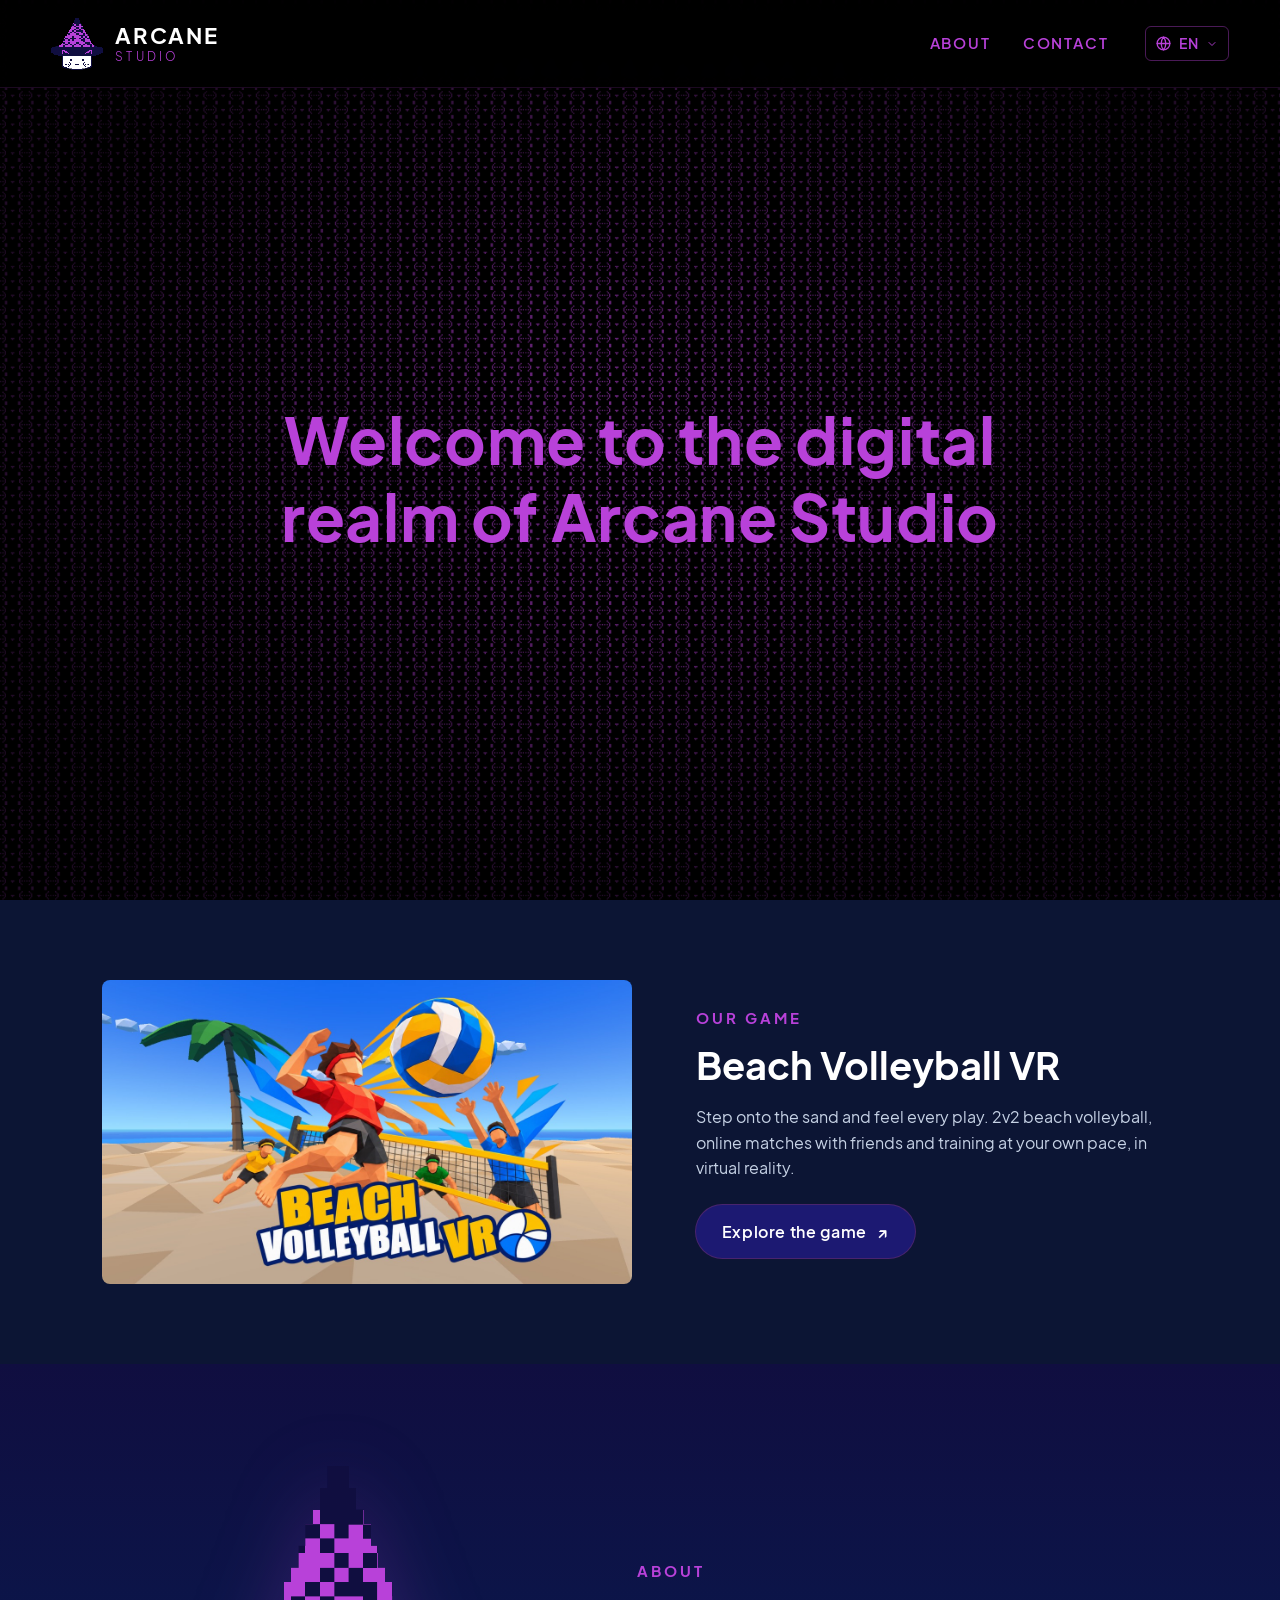
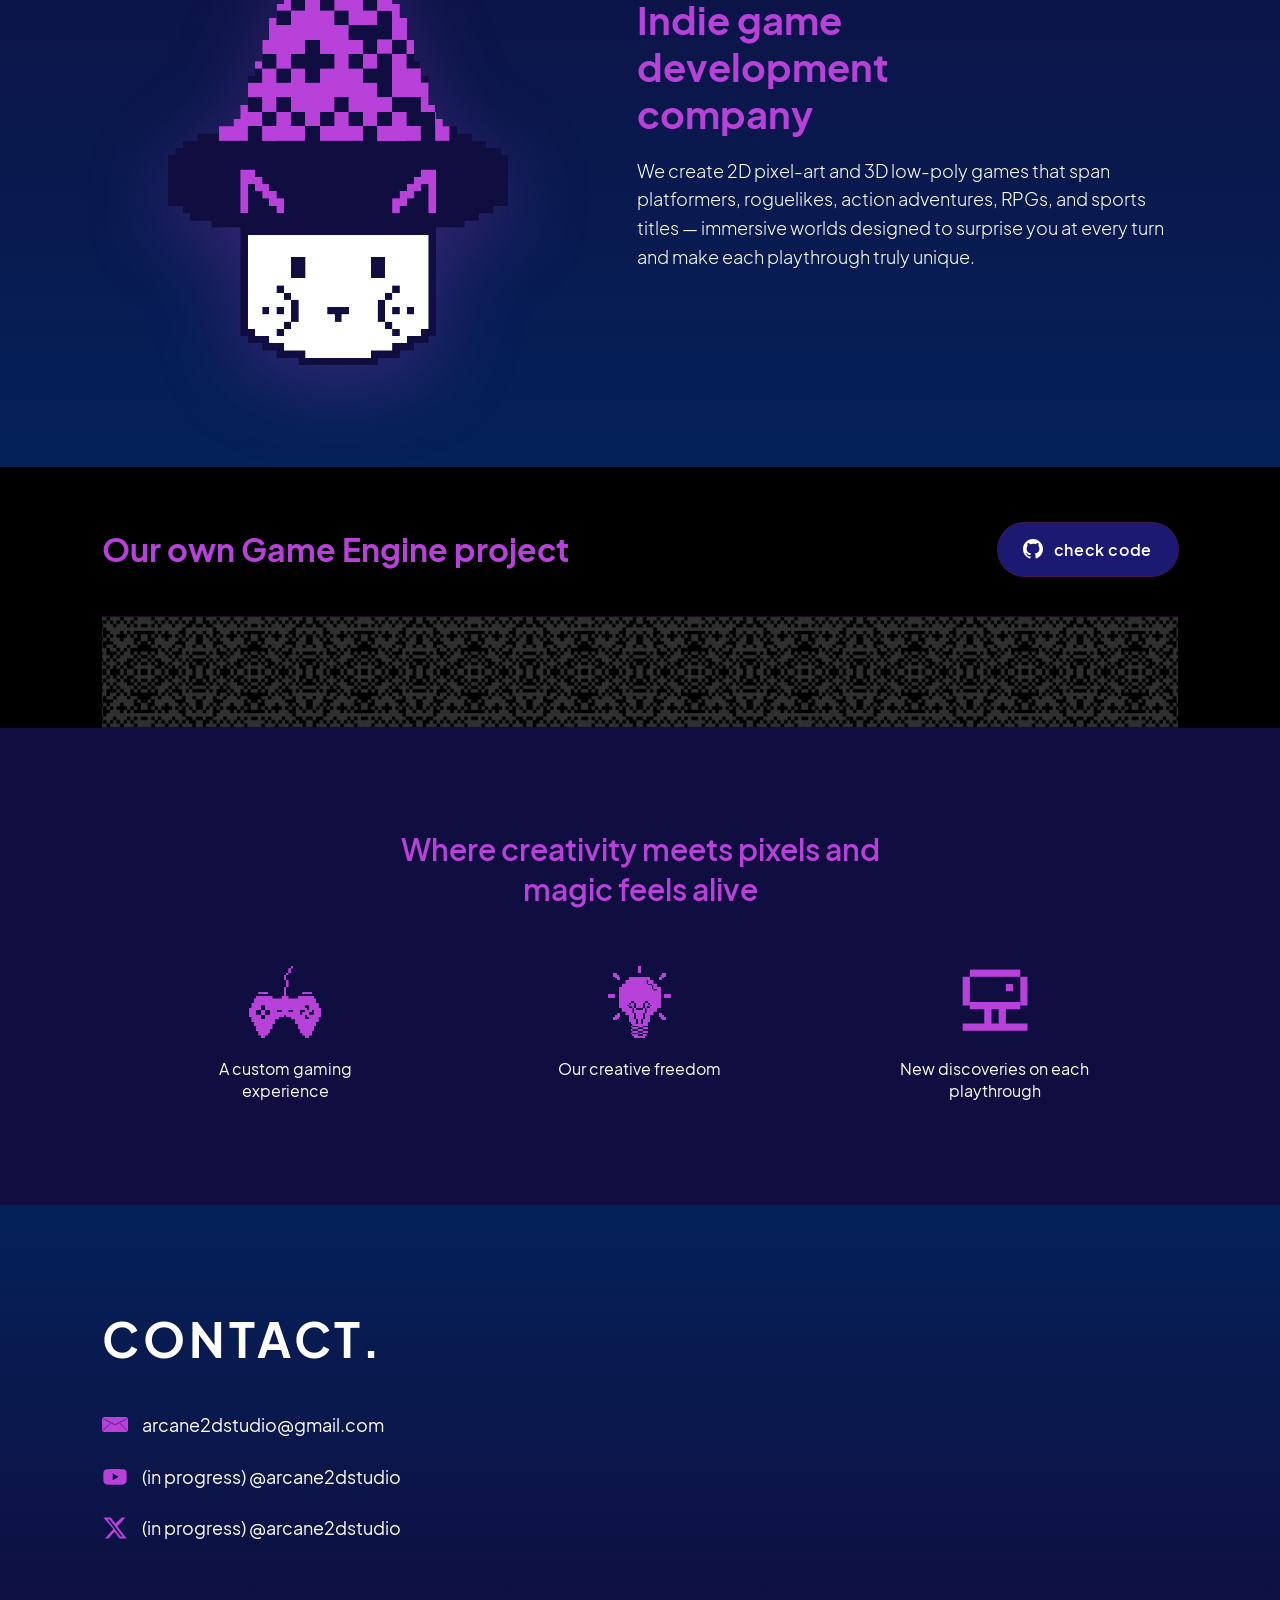
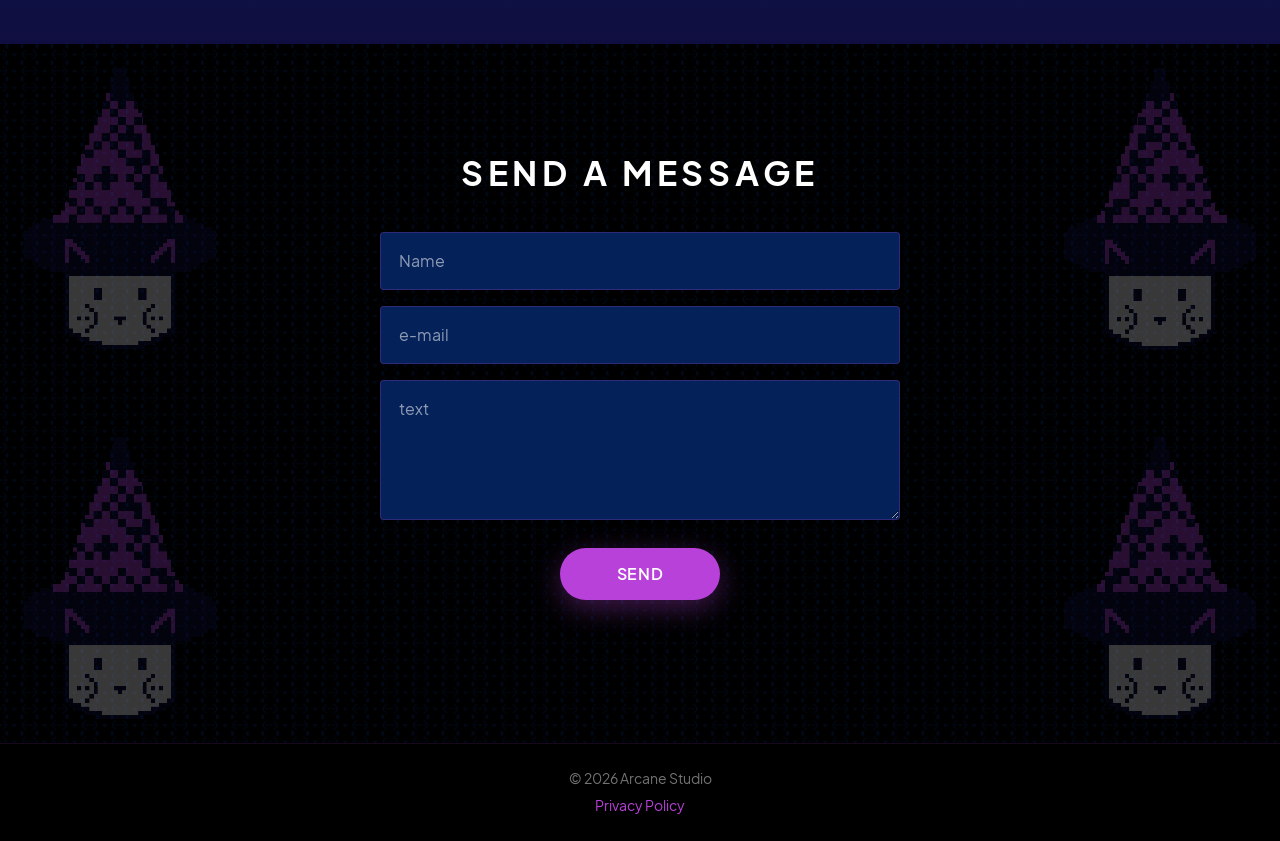
<file: index.html>
<!DOCTYPE html>
<html lang="pt-BR">
  <head>
    <meta charset="UTF-8" />
    <meta name="viewport" content="width=device-width, initial-scale=1.0" />
    <meta
      name="description"
      data-i18n-content="meta_description"
      content="Arcane Studio — estúdio indie de desenvolvimento de jogos criando mundos em pixel art 2D."
    />
    <title>Arcane Studio</title>
    <link rel="canonical" href="https://arcanestudio.dev.br/" />
    <meta name="robots" content="index, follow, max-image-preview:large" />
    <meta property="og:title" content="Arcane Studio" />
    <meta property="og:type" content="website" />
    <meta property="og:url" content="https://arcanestudio.dev.br/" />
    <meta property="og:site_name" content="Arcane Studio" />
    <meta property="og:image" content="https://arcanestudio.dev.br/assets/logos/symbol-official.png" />
    <script type="application/ld+json">
      {
        "@context": "https://schema.org",
        "@graph": [
          {
            "@type": "Organization",
            "@id": "https://arcanestudio.dev.br/#organization",
            "name": "Arcane Studio",
            "url": "https://arcanestudio.dev.br/",
            "logo": "https://arcanestudio.dev.br/assets/logos/symbol-official.png"
          },
          {
            "@type": "WebSite",
            "@id": "https://arcanestudio.dev.br/#website",
            "name": "Arcane Studio",
            "url": "https://arcanestudio.dev.br/",
            "publisher": { "@id": "https://arcanestudio.dev.br/#organization" }
          }
        ]
      }
    </script>
    <link rel="icon" type="image/png" href="assets/logos/symbol-official.png" />
    <link rel="stylesheet" href="css/styles.css" />
  </head>
  <body>
    <header class="site-header">
      <a class="logo" href="#top" data-i18n-aria="logo_home" aria-label="Início Arcane Studio">
        <img src="assets/logos/symbol-official.png" alt="" width="52" height="52" />
        <span class="logo-text">
          <span class="brand">ARCANE</span>
          <span class="studio">STUDIO</span>
        </span>
      </a>
      <nav class="nav" data-i18n-aria="nav_primary" aria-label="Principal">
        <a href="#about" data-i18n="nav_about">SOBRE</a>
        <a href="#contact" data-i18n="nav_contact">CONTATO</a>
        <div class="lang-menu">
          <button type="button" class="lang-toggle" aria-expanded="false" aria-controls="lang-list">
            <svg class="lang-globe" viewBox="0 0 24 24" width="17" height="17" aria-hidden="true"><circle cx="12" cy="12" r="9" /><path d="M3 12h18M12 3a14 14 0 0 1 0 18M12 3a14 14 0 0 0 0 18" /></svg>
            <span class="visually-hidden" data-i18n="lang_switch">Idioma</span>
            <span class="lang-current">PT</span>
            <svg class="lang-chevron" viewBox="0 0 24 24" width="12" height="12" aria-hidden="true"><path d="m6 9 6 6 6-6" /></svg>
          </button>
          <ul class="lang-list" id="lang-list" hidden></ul>
        </div>
      </nav>
    </header>

    <main id="top">
      <section class="hero" data-i18n-aria="hero_label" aria-label="Boas-vindas">
        <div class="hero-content">
          <h1 class="hero-title" data-i18n="hero_title">Bem-vindo ao reino digital da Arcane Studio</h1>
        </div>
      </section>

      <section class="studio-game" aria-labelledby="studio-game-title">
        <a class="studio-game-art" href="beachvolleyballvr/" aria-labelledby="studio-game-title">
          <img src="assets/beachvolleyballvr/store-main.jpg" width="1232" height="706" alt="Beach Volleyball VR" loading="lazy" />
        </a>
        <div>
          <p class="about-label" data-i18n="game_label">NOSSO JOGO</p>
          <h2 id="studio-game-title">Beach Volleyball VR</h2>
          <p data-i18n="game_intro">Entre na areia e sinta cada jogada. Vôlei de praia 2v2, partidas online com amigos e treinos no seu ritmo, em realidade virtual.</p>
          <a class="btn btn-engine" href="beachvolleyballvr/"><span data-i18n="game_cta">Conheça o jogo</span><span aria-hidden="true">↗</span></a>
        </div>
      </section>

      <section class="about" id="about">
        <div class="about-visual reveal">
          <img
            src="assets/logos/symbol-official.png"
            data-i18n-alt="about_mascot_alt"
            alt="Mascote da Arcane Studio — um gato pixelado de chapéu de mago"
            width="340"
            height="340"
          />
        </div>
        <div class="about-copy reveal">
          <p class="about-label" data-i18n="about_label">SOBRE</p>
          <h2 class="about-title" data-i18n="about_title">Empresa indie de desenvolvimento de jogos</h2>
          <p class="about-body" data-i18n="about_body">
            Criamos jogos 2D em pixel art e 3D low-poly que abrangem platformers, roguelikes, aventuras de ação, RPGs e títulos esportivos — mundos imersivos feitos para surpreender a cada virada e tornar cada partida verdadeiramente única.
          </p>
        </div>
      </section>

      <section class="engine" data-i18n-aria="engine_label" aria-label="Motor de jogo">
        <div class="engine-row reveal">
          <h2 class="engine-title" data-i18n="engine_title">Nosso próprio projeto de Game Engine</h2>
          <a
            class="btn btn-engine"
            href="https://github.com/arcane2dstudio"
            target="_blank"
            rel="noopener noreferrer"
          >
            <img src="assets/icons/github.svg" alt="" width="20" height="20" />
            <span data-i18n="engine_cta">ver código</span>
          </a>
        </div>
        <div class="engine-band" role="presentation" aria-hidden="true"></div>
      </section>

      <section class="features" data-i18n-aria="features_label" aria-label="Pilares do estúdio">
        <p class="features-intro reveal" data-i18n="features_intro">
          Onde a criatividade encontra os pixels e a magia ganha vida
        </p>
        <div class="features-grid">
          <article class="feature reveal">
            <img src="assets/icons/controller.png" alt="" width="72" height="72" />
            <p data-i18n="feature_custom">Uma experiência de jogo personalizada</p>
          </article>
          <article class="feature reveal">
            <img src="assets/icons/idea.png" alt="" width="72" height="72" />
            <p data-i18n="feature_freedom">Nossa liberdade criativa</p>
          </article>
          <article class="feature reveal">
            <img src="assets/icons/computer.svg" alt="" width="72" height="72" />
            <p data-i18n="feature_discoveries">Novas descobertas a cada partida</p>
          </article>
        </div>
      </section>

      <section class="contact" id="contact">
        <h2 class="contact-heading reveal" data-i18n="contact_heading">CONTATO.</h2>
        <ul class="contact-list reveal">
          <li>
            <a href="mailto:arcane2dstudio@gmail.com">
              <img src="assets/icons/email.png" alt="" width="26" height="26" />
              arcane2dstudio@gmail.com
            </a>
          </li>
          <li>
            <a
              href="https://www.youtube.com/@arcane2dstudio"
              target="_blank"
              rel="noopener noreferrer"
            >
              <img src="assets/icons/youtube.svg" alt="" width="26" height="26" />
              <span data-i18n="social_progress">(em breve) @arcane2dstudio</span>
            </a>
          </li>
          <li>
            <a
              href="https://x.com/arcane2dstudio"
              target="_blank"
              rel="noopener noreferrer"
            >
              <img src="assets/icons/x.svg" alt="" width="26" height="26" />
              <span data-i18n="social_progress">(em breve) @arcane2dstudio</span>
            </a>
          </li>
        </ul>
      </section>

      <section class="message" data-i18n-aria="message_label" aria-label="Envie uma mensagem">
        <img
          class="message-mascot tl"
          src="assets/logos/symbol-official.png"
          alt=""
          aria-hidden="true"
        />
        <img
          class="message-mascot tr"
          src="assets/logos/symbol-official.png"
          alt=""
          aria-hidden="true"
        />
        <img
          class="message-mascot bl"
          src="assets/logos/symbol-official.png"
          alt=""
          aria-hidden="true"
        />
        <img
          class="message-mascot br"
          src="assets/logos/symbol-official.png"
          alt=""
          aria-hidden="true"
        />
        <div class="message-inner reveal">
          <h2 class="message-title" data-i18n="message_title">ENVIE UMA MENSAGEM</h2>
          <form class="form" id="contact-form" novalidate>
            <label class="visually-hidden" for="name" data-i18n="form_name">Nome</label>
            <input
              id="name"
              name="name"
              type="text"
              data-i18n-placeholder="form_name"
              placeholder="Nome"
              required
              autocomplete="name"
            />
            <label class="visually-hidden" for="email" data-i18n="form_email">e-mail</label>
            <input
              id="email"
              name="email"
              type="email"
              data-i18n-placeholder="form_email"
              placeholder="e-mail"
              required
              autocomplete="email"
            />
            <label class="visually-hidden" for="text" data-i18n="form_text">mensagem</label>
            <textarea
              id="text"
              name="text"
              data-i18n-placeholder="form_text"
              placeholder="mensagem"
              required
            ></textarea>
            <button class="btn btn-send" type="submit" data-i18n="form_send">ENVIAR</button>
            <p class="form-status" id="form-status" role="status" aria-live="polite"></p>
          </form>
        </div>
      </section>
    </main>

    <footer class="site-footer">
      <p>&copy; <span id="year"></span> Arcane Studio</p>
      <a class="privacy-link" href="/privacypolice" data-i18n="privacy">Política de privacidade</a>
    </footer>

    <style>
      .studio-game { display: grid; grid-template-columns: 1.1fr 1fr; align-items: center; gap: 5vw; padding: 5rem 8vw; background: #0c1534; }
      .studio-game-art { display: block; overflow: hidden; border-radius: 8px; }
      .studio-game-art img { width: 100%; transition: transform .3s; }
      .studio-game-art:hover img { transform: scale(1.03); }
      .studio-game h2 { font-size: clamp(1.7rem, 3vw, 2.7rem); line-height: 1.2; margin-bottom: 1rem; }
      .studio-game p:not(.about-label) { color: #c6d2e5; margin-bottom: 1.5rem; max-width: 44ch; }
      @media (max-width: 760px) { .studio-game { grid-template-columns: 1fr; padding-block: 3.5rem; gap: 2rem; } }
      @media (max-width: 560px) { .site-header .nav { gap: .7rem; } .site-header .nav a { font-size: .64rem; letter-spacing: .04em; } .site-header .logo { gap: .4rem; } .site-header .logo img { width: 2rem; height: 2rem; } .site-header .logo-text .brand { font-size: .9rem; } .site-header .logo-text .studio { font-size: .57rem; } .site-header .lang-toggle { font-size: .66rem; } }
    </style>
    <script type="module" src="js/main.js"></script>
  </body>
</html>
</file>
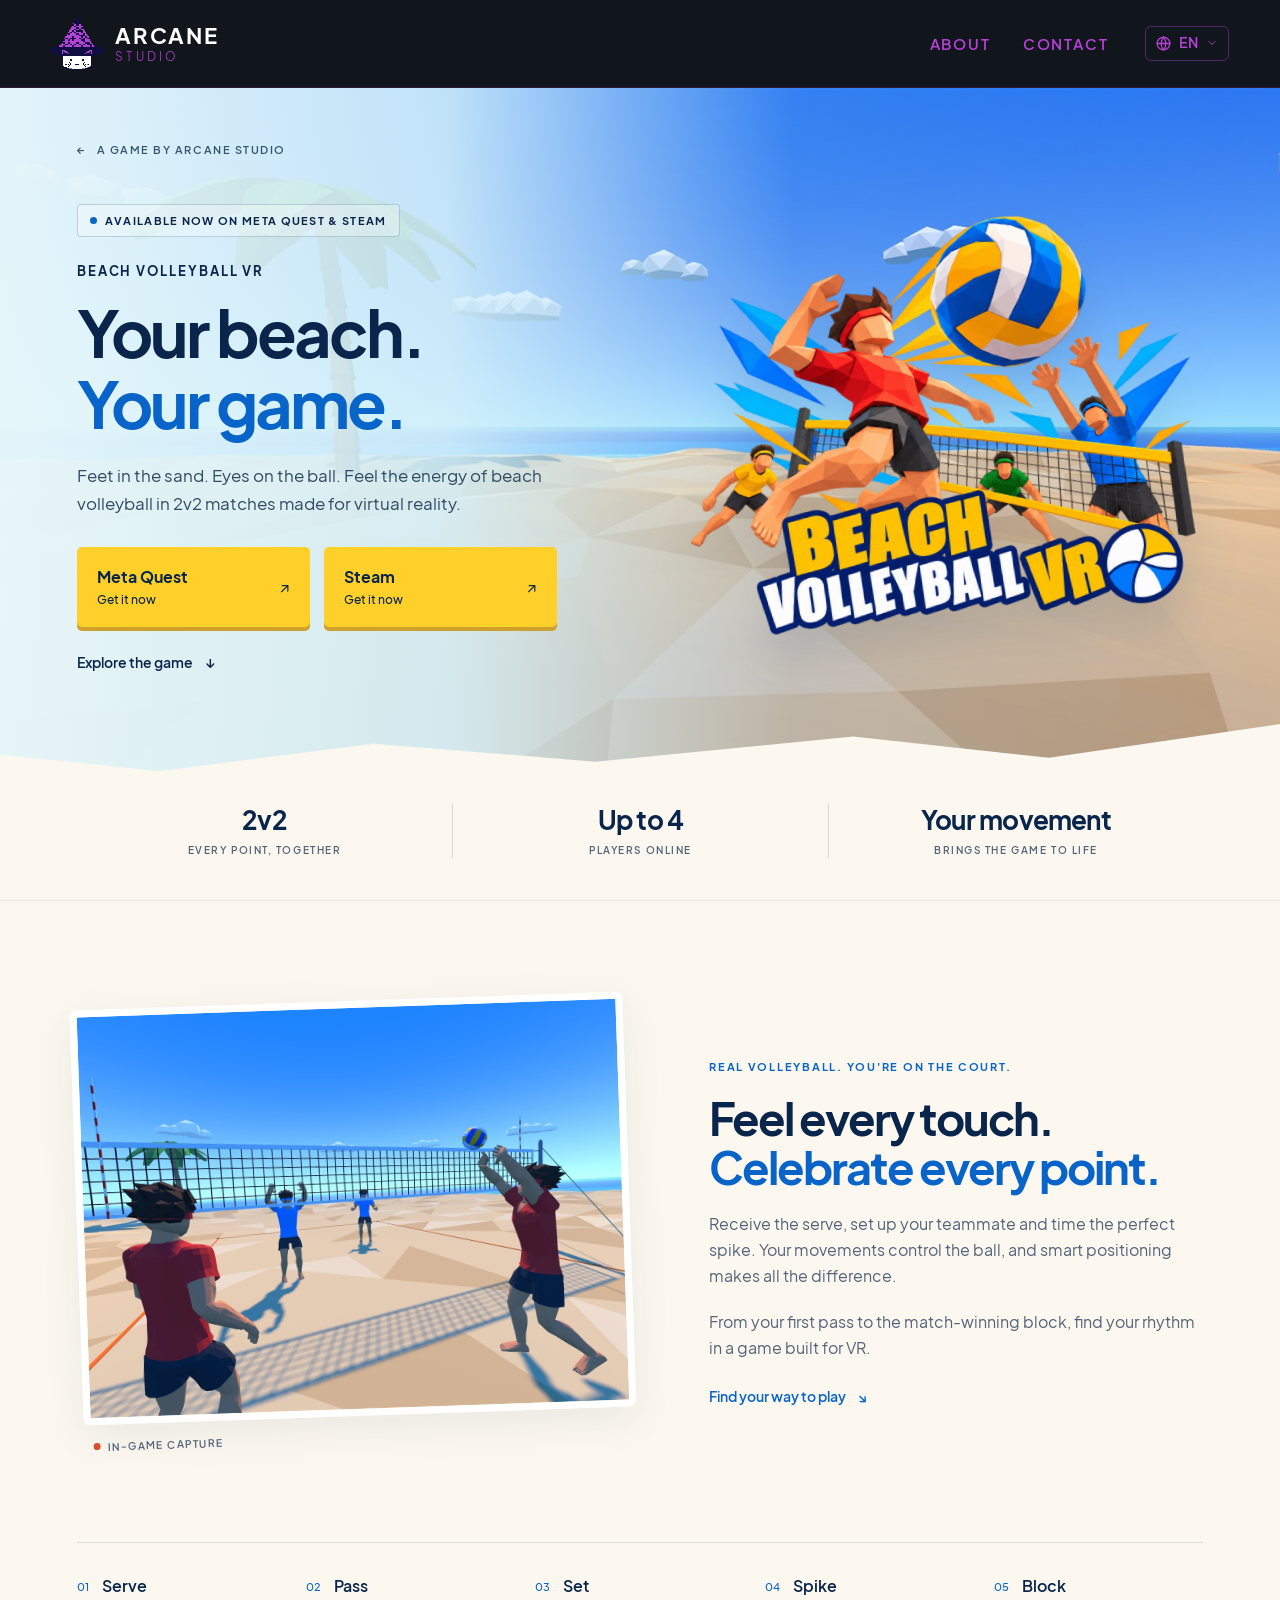
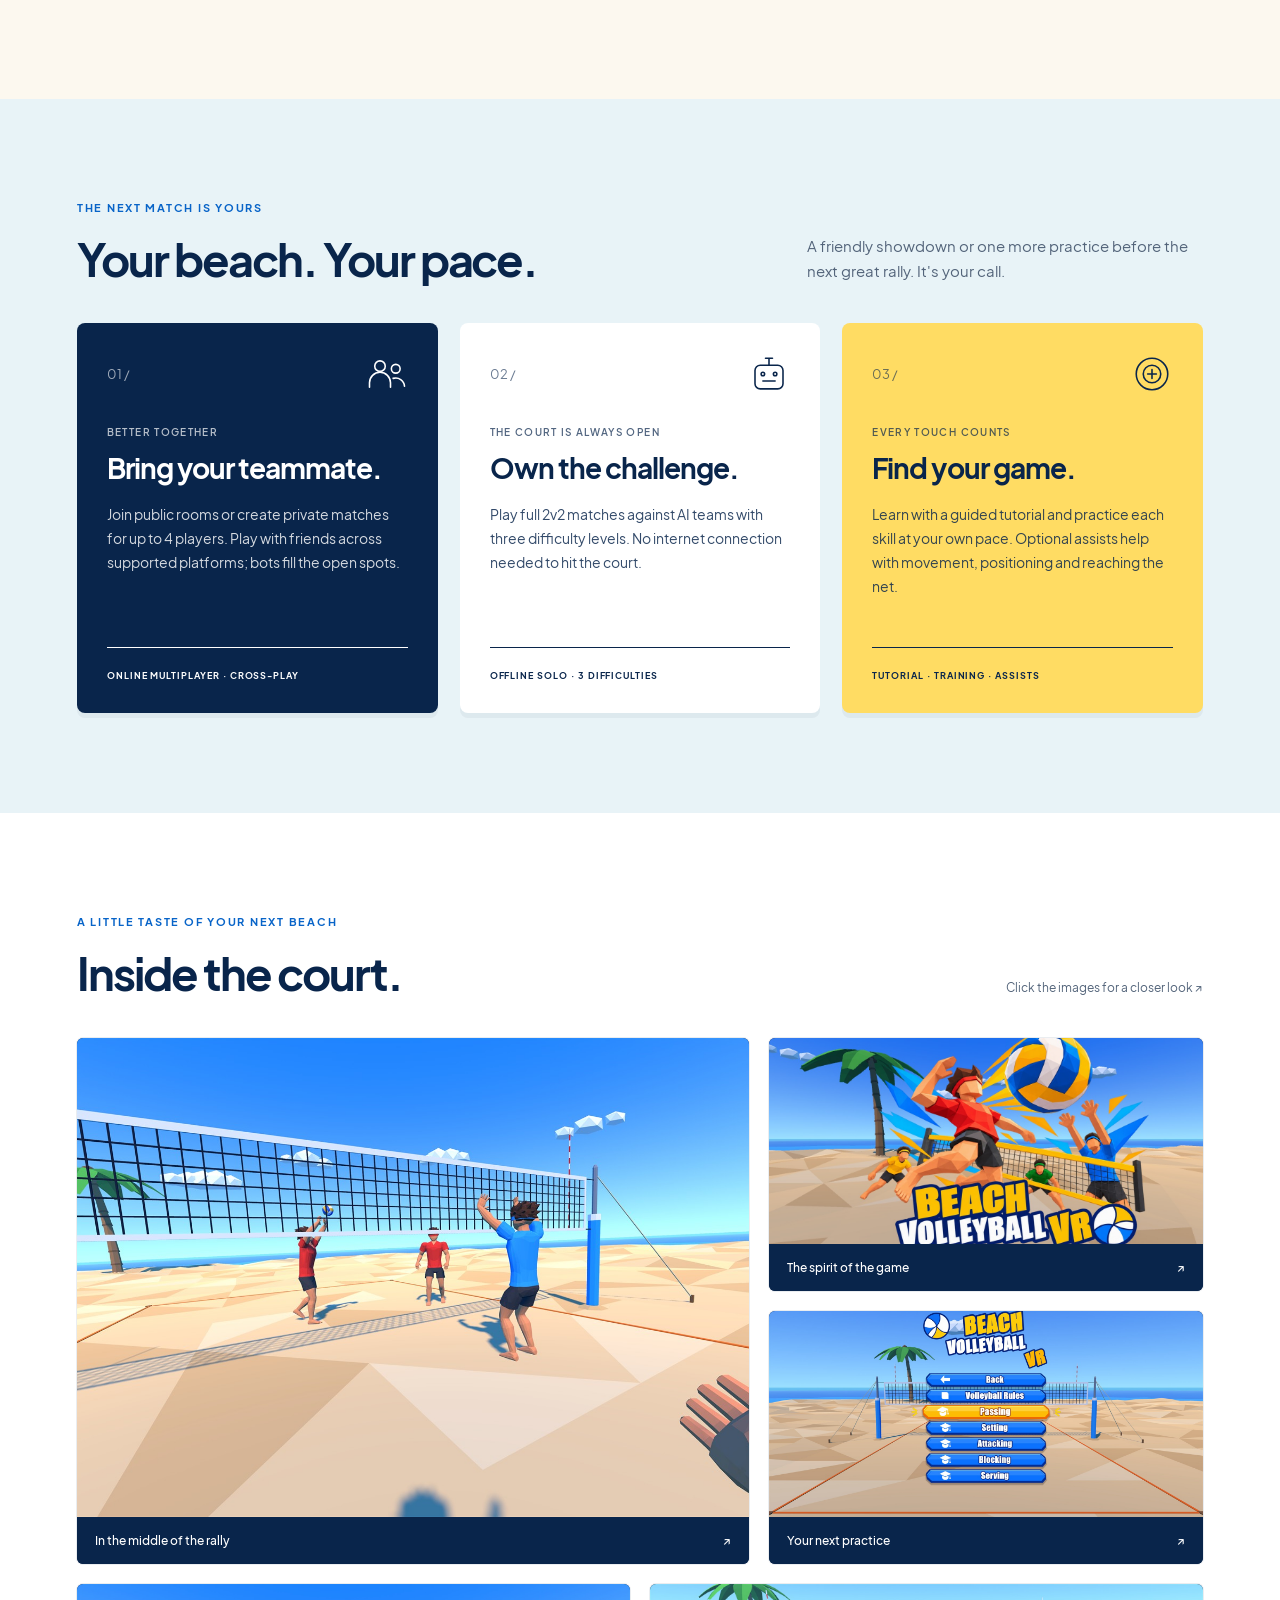
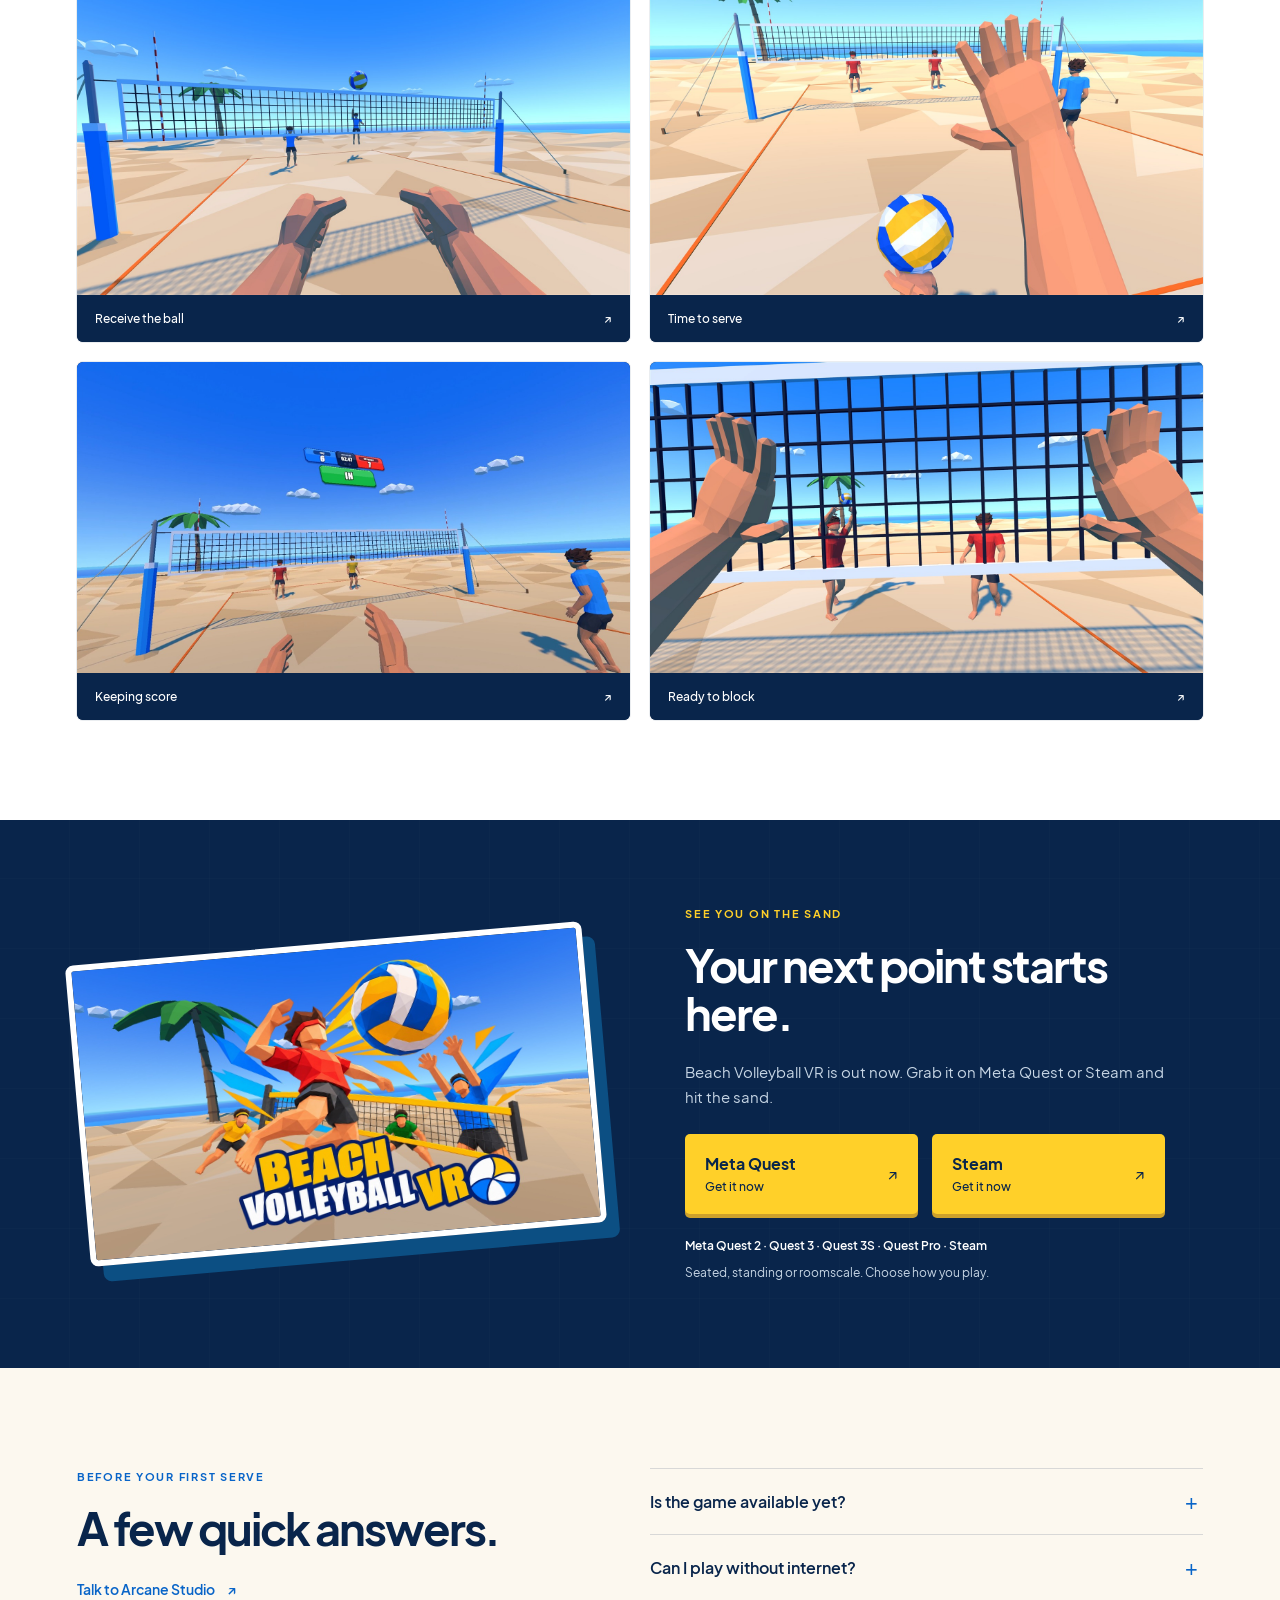
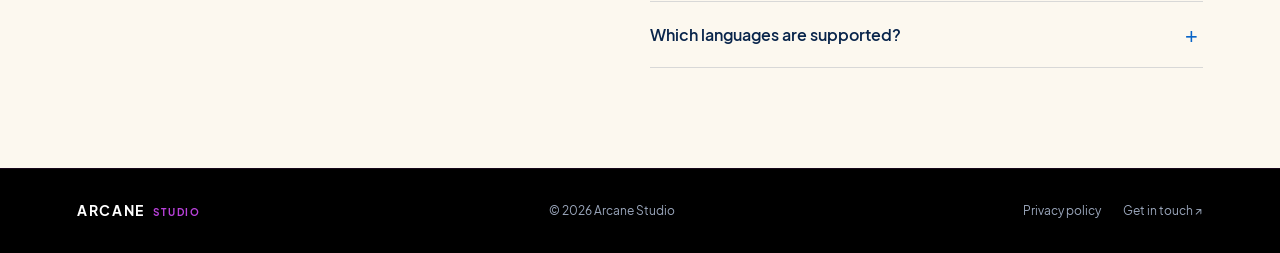
<file: beachvolleyballvr/index.html>
<!DOCTYPE html>
<html lang="pt-BR">
  <head>
    <meta charset="UTF-8" />
    <meta name="viewport" content="width=device-width, initial-scale=1.0" />
    <meta name="theme-color" content="#09254b" />
    <title data-i18n="page_title">Beach Volleyball VR — Vôlei de praia em VR | Arcane Studio</title>
    <meta name="robots" content="index, follow, max-image-preview:large" />
    <meta name="description" data-i18n-content="meta_description" content="Entre na quadra em Beach Volleyball VR. Vôlei de praia 2v2, multiplayer online, partidas solo e treino em realidade virtual. Disponível agora no Meta Quest e na Steam." />
    <meta property="og:title" content="Beach Volleyball VR | Arcane Studio" />
    <meta property="og:description" data-i18n-content="meta_description" content="Entre na quadra em Beach Volleyball VR. Vôlei de praia 2v2, multiplayer online, partidas solo e treino em realidade virtual. Disponível agora no Meta Quest e na Steam." />
    <meta property="og:site_name" content="Arcane Studio" />
    <meta property="og:locale" data-i18n-content="social_locale" content="pt_BR" />
    <meta property="og:type" content="website" />
    <meta property="og:url" content="https://arcanestudio.dev.br/beachvolleyballvr/" />
    <meta property="og:image" content="https://arcanestudio.dev.br/assets/beachvolleyballvr/store-main.jpg" />
    <meta property="og:image:width" content="1232" />
    <meta property="og:image:height" content="706" />
    <meta property="og:image:alt" data-i18n-content="social_image_alt" content="Arte oficial de Beach Volleyball VR com jogadores e uma bola de vôlei na praia" />
    <meta name="twitter:card" content="summary_large_image" />
    <meta name="twitter:title" content="Beach Volleyball VR | Arcane Studio" />
    <meta name="twitter:description" data-i18n-content="meta_description" content="Entre na quadra em Beach Volleyball VR. Vôlei de praia 2v2, multiplayer online, partidas solo e treino em realidade virtual. Disponível agora no Meta Quest e na Steam." />
    <meta name="twitter:image" content="https://arcanestudio.dev.br/assets/beachvolleyballvr/store-main.jpg" />
    <meta name="twitter:image:alt" data-i18n-content="social_image_alt" content="Arte oficial de Beach Volleyball VR com jogadores e uma bola de vôlei na praia" />
    <link rel="canonical" href="https://arcanestudio.dev.br/beachvolleyballvr/" />
    <link rel="icon" type="image/png" href="../assets/logos/symbol-official.png" />
    <link rel="preload" as="image" href="../assets/beachvolleyballvr/key-art.png" />
    <link rel="stylesheet" href="../css/styles.css" />
    <link rel="stylesheet" href="../css/beachvolleyballvr.css" />
    <script type="application/ld+json">
      {
        "@context": "https://schema.org",
        "@graph": [
          {
            "@type": "Organization",
            "@id": "https://arcanestudio.dev.br/#organization",
            "name": "Arcane Studio",
            "url": "https://arcanestudio.dev.br/",
            "logo": "https://arcanestudio.dev.br/assets/logos/symbol-official.png"
          },
          {
            "@type": "WebSite",
            "@id": "https://arcanestudio.dev.br/#website",
            "name": "Arcane Studio",
            "url": "https://arcanestudio.dev.br/",
            "publisher": { "@id": "https://arcanestudio.dev.br/#organization" }
          },
          {
            "@type": "WebPage",
            "@id": "https://arcanestudio.dev.br/beachvolleyballvr/#webpage",
            "url": "https://arcanestudio.dev.br/beachvolleyballvr/",
            "name": "Beach Volleyball VR | Arcane Studio",
            "inLanguage": "pt-BR",
            "isPartOf": { "@id": "https://arcanestudio.dev.br/#website" },
            "mainEntity": { "@id": "https://arcanestudio.dev.br/beachvolleyballvr/#game" },
            "primaryImageOfPage": { "@type": "ImageObject", "url": "https://arcanestudio.dev.br/assets/beachvolleyballvr/store-main.jpg", "width": 1232, "height": 706 }
          },
          {
            "@type": "VideoGame",
            "@id": "https://arcanestudio.dev.br/beachvolleyballvr/#game",
            "name": "Beach Volleyball VR",
            "url": "https://arcanestudio.dev.br/beachvolleyballvr/",
            "description": "Jogo de vôlei de praia em realidade virtual com partidas 2v2, multiplayer online para até quatro jogadores, partidas solo offline contra IA e treino guiado. Disponível agora no Meta Quest e na Steam.",
            "genre": ["Sports", "Volleyball"],
            "applicationCategory": "GameApplication",
            "gamePlatform": ["Meta Quest 2", "Meta Quest 3", "Meta Quest 3S", "Meta Quest Pro", "Steam"],
            "playMode": ["https://schema.org/SinglePlayer", "https://schema.org/MultiPlayer", "https://schema.org/CoOp"],
            "numberOfPlayers": { "@type": "QuantitativeValue", "minValue": 1, "maxValue": 4 },
            "inLanguage": ["pt-BR", "en", "es-ES", "fr-FR", "de", "ja", "zh-CN"],
            "publisher": { "@id": "https://arcanestudio.dev.br/#organization" },
            "author": { "@id": "https://arcanestudio.dev.br/#organization" },
            "image": "https://arcanestudio.dev.br/assets/beachvolleyballvr/store-main.jpg",
            "screenshot": ["https://arcanestudio.dev.br/assets/beachvolleyballvr/gameplay-team.jpg", "https://arcanestudio.dev.br/assets/beachvolleyballvr/gameplay-court.jpg", "https://arcanestudio.dev.br/assets/beachvolleyballvr/gameplay-pass.jpg", "https://arcanestudio.dev.br/assets/beachvolleyballvr/gameplay-serve.jpg", "https://arcanestudio.dev.br/assets/beachvolleyballvr/gameplay-score.jpg", "https://arcanestudio.dev.br/assets/beachvolleyballvr/gameplay-block.jpg"],
            "sameAs": ["https://www.meta.com/experiences/beach-volleyball-vr/1376538408868746/", "https://store.steampowered.com/app/5415860/Beach_Volleyball_VR/"]
          }
        ]
      }
    </script>
  </head>
  <body class="beach-page">
    <a class="skip-link" href="#main" data-i18n="skip">Pular para o conteúdo</a>
    <header class="site-header">
      <a class="logo" href="../" data-i18n-aria="logo_home" aria-label="Início Arcane Studio">
        <img src="../assets/logos/symbol-official.png" alt="" width="52" height="52" />
        <span class="logo-text"><span class="brand">ARCANE</span><span class="studio">STUDIO</span></span>
      </a>
      <nav class="nav" data-i18n-aria="nav_primary" aria-label="Principal">
        <a href="../#about" data-i18n="nav_about">SOBRE</a>
        <a href="../#contact" data-i18n="nav_contact">CONTATO</a>
        <div class="lang-menu">
          <button type="button" class="lang-toggle" aria-expanded="false" aria-controls="lang-list">
            <svg class="lang-globe" viewBox="0 0 24 24" width="17" height="17" aria-hidden="true"><circle cx="12" cy="12" r="9" /><path d="M3 12h18M12 3a14 14 0 0 1 0 18M12 3a14 14 0 0 0 0 18" /></svg>
            <span class="visually-hidden" data-i18n="lang_switch">Idioma</span>
            <span class="lang-current">PT</span>
            <svg class="lang-chevron" viewBox="0 0 24 24" width="12" height="12" aria-hidden="true"><path d="m6 9 6 6 6-6" /></svg>
          </button>
          <ul class="lang-list" id="lang-list" hidden></ul>
        </div>
      </nav>
    </header>

    <main id="main">
      <section class="beach-hero" aria-labelledby="game-title">
        <div class="hero-scene" aria-hidden="true"></div>
        <div class="beach-container hero-layout">
          <div class="beach-hero-copy">
            <a class="back-link" href="../"><span aria-hidden="true">←</span> <span data-i18n="back">UM JOGO DA ARCANE STUDIO</span></a>
            <p class="release-tag"><span class="status-dot" aria-hidden="true"></span><span data-i18n="release">DISPONÍVEL AGORA NO META QUEST E NA STEAM</span></p>
            <h1 class="game-name" id="game-title">BEACH VOLLEYBALL VR</h1>
            <p class="hero-tagline"><span data-i18n="hero_line_one">A praia é sua.</span><br /><span class="hero-accent" data-i18n="hero_line_two">O jogo também.</span></p>
            <p class="hero-description" data-i18n="hero_description">Pés na areia. Olhos na bola. Sinta a energia do vôlei de praia em partidas 2v2 feitas para a realidade virtual.</p>
            <div class="hero-actions">
              <div class="store-actions">
                <a class="store-button" href="https://www.meta.com/pt-br/experiences/beach-volleyball-vr/1376538408868746/" target="_blank" rel="noopener noreferrer"><span class="store-copy"><span class="store-name">Meta Quest</span><span class="store-label" data-i18n="get_game">Baixe agora</span></span><span aria-hidden="true">↗</span></a>
                <a class="store-button" href="https://store.steampowered.com/app/5415860/Beach_Volleyball_VR/" target="_blank" rel="noopener noreferrer"><span class="store-copy"><span class="store-name">Steam</span><span class="store-label" data-i18n="get_game">Baixe agora</span></span><span aria-hidden="true">↗</span></a>
              </div>
              <a class="text-link" href="#gameplay"><span data-i18n="explore">Conheça o jogo</span><span aria-hidden="true">↓</span></a>
            </div>
          </div>
          <div class="hero-art">
            <img src="../assets/beachvolleyballvr/key-art.png" width="1280" height="720" fetchpriority="high" alt="Arte de Beach Volleyball VR: uma cortada e um bloqueio em uma partida de vôlei de praia" data-i18n-alt="key_art_alt" />
          </div>
        </div>
        <svg class="sand-edge" viewBox="0 0 1440 70" preserveAspectRatio="none" aria-hidden="true"><path d="M0 39L180 60L420 25L670 48L960 16L1180 43L1440 0V70H0Z" fill="currentColor" /></svg>
      </section>

      <div class="quick-facts">
        <div class="beach-container facts-grid">
          <p><strong>2v2</strong><span data-i18n="fact_matches">CADA PONTO, EM EQUIPE</span></p>
          <p><strong data-i18n="fact_players_value">Até 4</strong><span data-i18n="fact_players">JOGADORES ONLINE</span></p>
          <p><strong data-i18n="fact_movement_value">Seu movimento</strong><span data-i18n="fact_movement">DÁ VIDA À JOGADA</span></p>
        </div>
      </div>

      <section class="gameplay-section beach-section" id="gameplay" aria-labelledby="gameplay-title">
        <div class="beach-container gameplay-grid">
          <figure class="gameplay-photo">
            <img src="../assets/beachvolleyballvr/gameplay-team.jpg" alt="Duas equipes disputam a bola junto à rede em uma quadra de praia" data-i18n-alt="team_alt" width="1600" height="900" loading="lazy" />
            <figcaption><span class="photo-dot" aria-hidden="true"></span><span data-i18n="in_game">CAPTURA DO JOGO</span></figcaption>
          </figure>
          <div class="section-copy">
            <p class="eyebrow" data-i18n="gameplay_label">É VÔLEI. É VOCÊ EM QUADRA.</p>
            <h2 id="gameplay-title"><span data-i18n="gameplay_title_one">Sinta cada toque.</span><br /><span class="blue-text" data-i18n="gameplay_title_two">Vibre a cada ponto.</span></h2>
            <p data-i18n="gameplay_body">Receba o saque, levante para sua dupla e encontre a hora certa de cortar. Aqui, seus movimentos comandam a bola, e uma boa posição faz toda a diferença.</p>
            <p data-i18n="gameplay_body_two">Da primeira manchete ao bloqueio decisivo, entre no ritmo de uma partida feita para VR.</p>
            <a class="text-link blue-text" href="#play"><span data-i18n="find_mode">Encontre seu jeito de jogar</span><span aria-hidden="true">↘</span></a>
          </div>
        </div>
        <div class="beach-container movement-strip" aria-label="Ações de vôlei" data-i18n-aria="movement_label">
          <span><b>01</b><span data-i18n="move_serve">Saque</span></span><span><b>02</b><span data-i18n="move_pass">Manchete</span></span><span><b>03</b><span data-i18n="move_set">Levantamento</span></span><span><b>04</b><span data-i18n="move_spike">Cortada</span></span><span><b>05</b><span data-i18n="move_block">Bloqueio</span></span>
        </div>
      </section>

      <section class="play-section beach-section" id="play" aria-labelledby="play-title">
        <div class="beach-container">
          <div class="section-heading"><div><p class="eyebrow" data-i18n="play_label">A PRÓXIMA PARTIDA É SUA</p><h2 id="play-title" data-i18n="play_title">Sua praia. Seu ritmo.</h2></div><p data-i18n="play_intro">Uma disputa entre amigos ou só mais um treino antes do próximo grande rally. Você escolhe.</p></div>
          <div class="mode-grid">
            <article class="mode-card mode-online"><div class="mode-top"><span class="mode-number">01 /</span><svg viewBox="0 0 48 48" fill="none" aria-hidden="true"><circle cx="16" cy="15" r="6"/><circle cx="34" cy="18" r="5"/><path d="M4 39v-5a12 12 0 0124 0v5M31 29a10 10 0 0113 9"/></svg></div><p class="mode-kicker" data-i18n="online_kicker">JUNTOS NA AREIA</p><h3 data-i18n="online_title">Chame sua dupla.</h3><p data-i18n="online_body">Entre em salas públicas ou crie partidas privadas para até 4 jogadores. Jogue com amigos entre plataformas compatíveis; bots completam as vagas livres.</p><span class="mode-bottom" data-i18n="online_bottom">MULTIPLAYER ONLINE · CROSS-PLAY</span></article>
            <article class="mode-card mode-solo"><div class="mode-top"><span class="mode-number">02 /</span><svg viewBox="0 0 48 48" fill="none" aria-hidden="true"><rect x="8" y="14" width="32" height="27" rx="6"/><path d="M24 14V6M20 6h8M17 32h14"/><circle cx="17" cy="24" r="2"/><circle cx="31" cy="24" r="2"/></svg></div><p class="mode-kicker" data-i18n="solo_kicker">A QUADRA ESTÁ SEMPRE ABERTA</p><h3 data-i18n="solo_title">O desafio é seu.</h3><p data-i18n="solo_body">Dispute partidas 2v2 completas contra equipes de IA, com três níveis de dificuldade. Sem precisar de internet para entrar em quadra.</p><span class="mode-bottom" data-i18n="solo_bottom">SOLO OFFLINE · 3 DIFICULDADES</span></article>
            <article class="mode-card mode-training"><div class="mode-top"><span class="mode-number">03 /</span><svg viewBox="0 0 48 48" fill="none" aria-hidden="true"><circle cx="24" cy="24" r="18"/><circle cx="24" cy="24" r="10"/><path d="M24 19v10M19 24h10"/></svg></div><p class="mode-kicker" data-i18n="training_kicker">CADA TOQUE CONTA</p><h3 data-i18n="training_title">Encontre seu jogo.</h3><p data-i18n="training_body">Aprenda com o tutorial guiado e pratique cada fundamento no seu tempo. Assistências opcionais ajudam na movimentação, no posicionamento e no alcance à rede.</p><span class="mode-bottom" data-i18n="training_bottom">TUTORIAL · TREINO · ASSISTÊNCIAS</span></article>
          </div>
        </div>
      </section>

      <section class="gallery-section beach-section" id="gallery" aria-labelledby="gallery-title">
        <div class="beach-container">
          <div class="section-heading"><div><p class="eyebrow" data-i18n="gallery_label">UM PEDACINHO DA SUA PRÓXIMA PRAIA</p><h2 id="gallery-title" data-i18n="gallery_title">Dentro da quadra.</h2></div><span class="gallery-hint" data-i18n="gallery_hint">Clique nas imagens para ampliar ↗</span></div>
          <div class="gallery-grid">
            <button class="gallery-item gallery-featured" type="button" data-gallery="../assets/beachvolleyballvr/gameplay-court.jpg"><img src="../assets/beachvolleyballvr/gameplay-court.jpg" alt="Visão em primeira pessoa de um rally, com um jogador preparando um bloqueio" data-i18n-alt="court_alt" width="1600" height="900" loading="lazy" /><span><span data-i18n="gallery_rally">No meio do rally</span><span aria-hidden="true">↗</span></span></button>
            <button class="gallery-item" type="button" data-gallery="../assets/beachvolleyballvr/store-main.jpg"><img src="../assets/beachvolleyballvr/store-main.jpg" alt="Arte oficial de Beach Volleyball VR sobre a praia do jogo" data-i18n-alt="store_alt" width="1232" height="706" loading="lazy" /><span><span data-i18n="gallery_art">O clima do jogo</span><span aria-hidden="true">↗</span></span></button>
            <button class="gallery-item" type="button" data-gallery="../assets/beachvolleyballvr/training.jpg"><img src="../assets/beachvolleyballvr/training.jpg" alt="Menu de treino com opções para praticar os fundamentos do vôlei" data-i18n-alt="training_alt" width="1600" height="900" loading="lazy" /><span><span data-i18n="gallery_training">Seu próximo treino</span><span aria-hidden="true">↗</span></span></button>
          </div>
          <div class="gallery-more">
            <button class="gallery-item" type="button" data-gallery="../assets/beachvolleyballvr/gameplay-pass.jpg"><img src="../assets/beachvolleyballvr/gameplay-pass.jpg" alt="Visão em primeira pessoa de um jogador recebendo a bola com uma manchete" data-i18n-alt="pass_alt" width="1600" height="900" loading="lazy" /><span><span data-i18n="gallery_pass">A recepção</span><span aria-hidden="true">↗</span></span></button>
            <button class="gallery-item" type="button" data-gallery="../assets/beachvolleyballvr/gameplay-serve.jpg"><img src="../assets/beachvolleyballvr/gameplay-serve.jpg" alt="Jogador com a bola em uma mão e a outra levantada para sacar" data-i18n-alt="serve_alt" width="1600" height="900" loading="lazy" /><span><span data-i18n="gallery_serve">Hora do saque</span><span aria-hidden="true">↗</span></span></button>
            <button class="gallery-item" type="button" data-gallery="../assets/beachvolleyballvr/gameplay-score.jpg"><img src="../assets/beachvolleyballvr/gameplay-score.jpg" alt="Jogador olhando para o placar e o tempo de partida acima da quadra" data-i18n-alt="score_alt" width="1600" height="900" loading="lazy" /><span><span data-i18n="gallery_score">De olho no placar</span><span aria-hidden="true">↗</span></span></button>
            <button class="gallery-item" type="button" data-gallery="../assets/beachvolleyballvr/gameplay-block.jpg"><img src="../assets/beachvolleyballvr/gameplay-block.jpg" alt="Visão em primeira pessoa de um jogador com as mãos levantadas junto à rede, preparando um bloqueio" data-i18n-alt="block_alt" width="1600" height="900" loading="lazy" /><span><span data-i18n="gallery_block">Pronto para o bloqueio</span><span aria-hidden="true">↗</span></span></button>
          </div>
        </div>
      </section>

      <section class="wishlist-section" id="wishlist" aria-labelledby="wishlist-title">
        <div class="beach-container wishlist-layout">
          <div class="wishlist-art"><img src="../assets/beachvolleyballvr/store-main.jpg" width="1232" height="706" alt="" loading="lazy" /></div>
          <div class="wishlist-copy">
            <p class="eyebrow" data-i18n="wishlist_label">NOS VEMOS NA AREIA</p>
            <h2 id="wishlist-title" data-i18n="wishlist_title">Seu próximo ponto começa aqui.</h2>
            <p data-i18n="wishlist_body">Beach Volleyball VR já está disponível. Baixe no Meta Quest ou na Steam e entre na areia.</p>
            <div class="store-actions">
              <a class="store-button" href="https://www.meta.com/pt-br/experiences/beach-volleyball-vr/1376538408868746/" target="_blank" rel="noopener noreferrer"><span class="store-copy"><span class="store-name">Meta Quest</span><span class="store-label" data-i18n="get_game">Baixe agora</span></span><span aria-hidden="true">↗</span></a>
              <a class="store-button" href="https://store.steampowered.com/app/5415860/Beach_Volleyball_VR/" target="_blank" rel="noopener noreferrer"><span class="store-copy"><span class="store-name">Steam</span><span class="store-label" data-i18n="get_game">Baixe agora</span></span><span aria-hidden="true">↗</span></a>
            </div>
            <p class="platforms">Meta Quest 2 · Quest 3 · Quest 3S · Quest Pro · Steam</p>
            <p class="play-styles" data-i18n="play_styles">Sentado, em pé ou em escala do cômodo. Você escolhe como jogar.</p>
          </div>
        </div>
      </section>
      <section class="questions-section beach-section" aria-labelledby="questions-title">
        <div class="beach-container questions-grid"><div><p class="eyebrow" data-i18n="questions_label">ANTES DO PRIMEIRO SAQUE</p><h2 id="questions-title" data-i18n="questions_title">Dúvidas rápidas.</h2><a class="text-link blue-text" href="mailto:arcane2dstudio@gmail.com"><span data-i18n="contact_us">Fale com a Arcane Studio</span><span aria-hidden="true">↗</span></a></div><div class="questions-list">
          <details><summary data-i18n="faq_release_q">O jogo já está disponível?</summary><p data-i18n="faq_release_a">Sim! Beach Volleyball VR já está disponível no Meta Quest e na Steam. Acesse a página da sua plataforma para baixar o jogo.</p></details>
          <details><summary data-i18n="faq_offline_q">Posso jogar sem internet?</summary><p data-i18n="faq_offline_a">Sim. As partidas solo contra a IA funcionam offline. Para jogar multiplayer online, é necessária uma conexão com a internet.</p></details>
          <details><summary data-i18n="faq_languages_q">Quais idiomas são compatíveis?</summary><p data-i18n="faq_languages_a">Português (Brasil), inglês, espanhol (Espanha), francês (França), alemão, japonês e chinês (China).</p></details>
        </div></div>
      </section>
    </main>
    <footer class="site-footer beach-footer"><a class="footer-brand" href="../">ARCANE <span>STUDIO</span></a><p>© <span id="year">2026</span> Arcane Studio</p><div class="footer-links"><a href="../privacypolice/" data-i18n="privacy">Política de privacidade</a><a href="mailto:arcane2dstudio@gmail.com" data-i18n="footer_contact">Entre em contato ↗</a></div></footer>
    <dialog class="image-dialog" aria-label="Imagem ampliada" data-i18n-aria="dialog_label"><button type="button" class="dialog-close" aria-label="Fechar imagem" data-i18n-aria="dialog_close">×</button><img src="../assets/beachvolleyballvr/store-main.jpg" alt="" /><p class="dialog-caption"></p></dialog>
    <script type="module" src="../js/beachvolleyballvr.js"></script>
  </body>
</html>
</file>
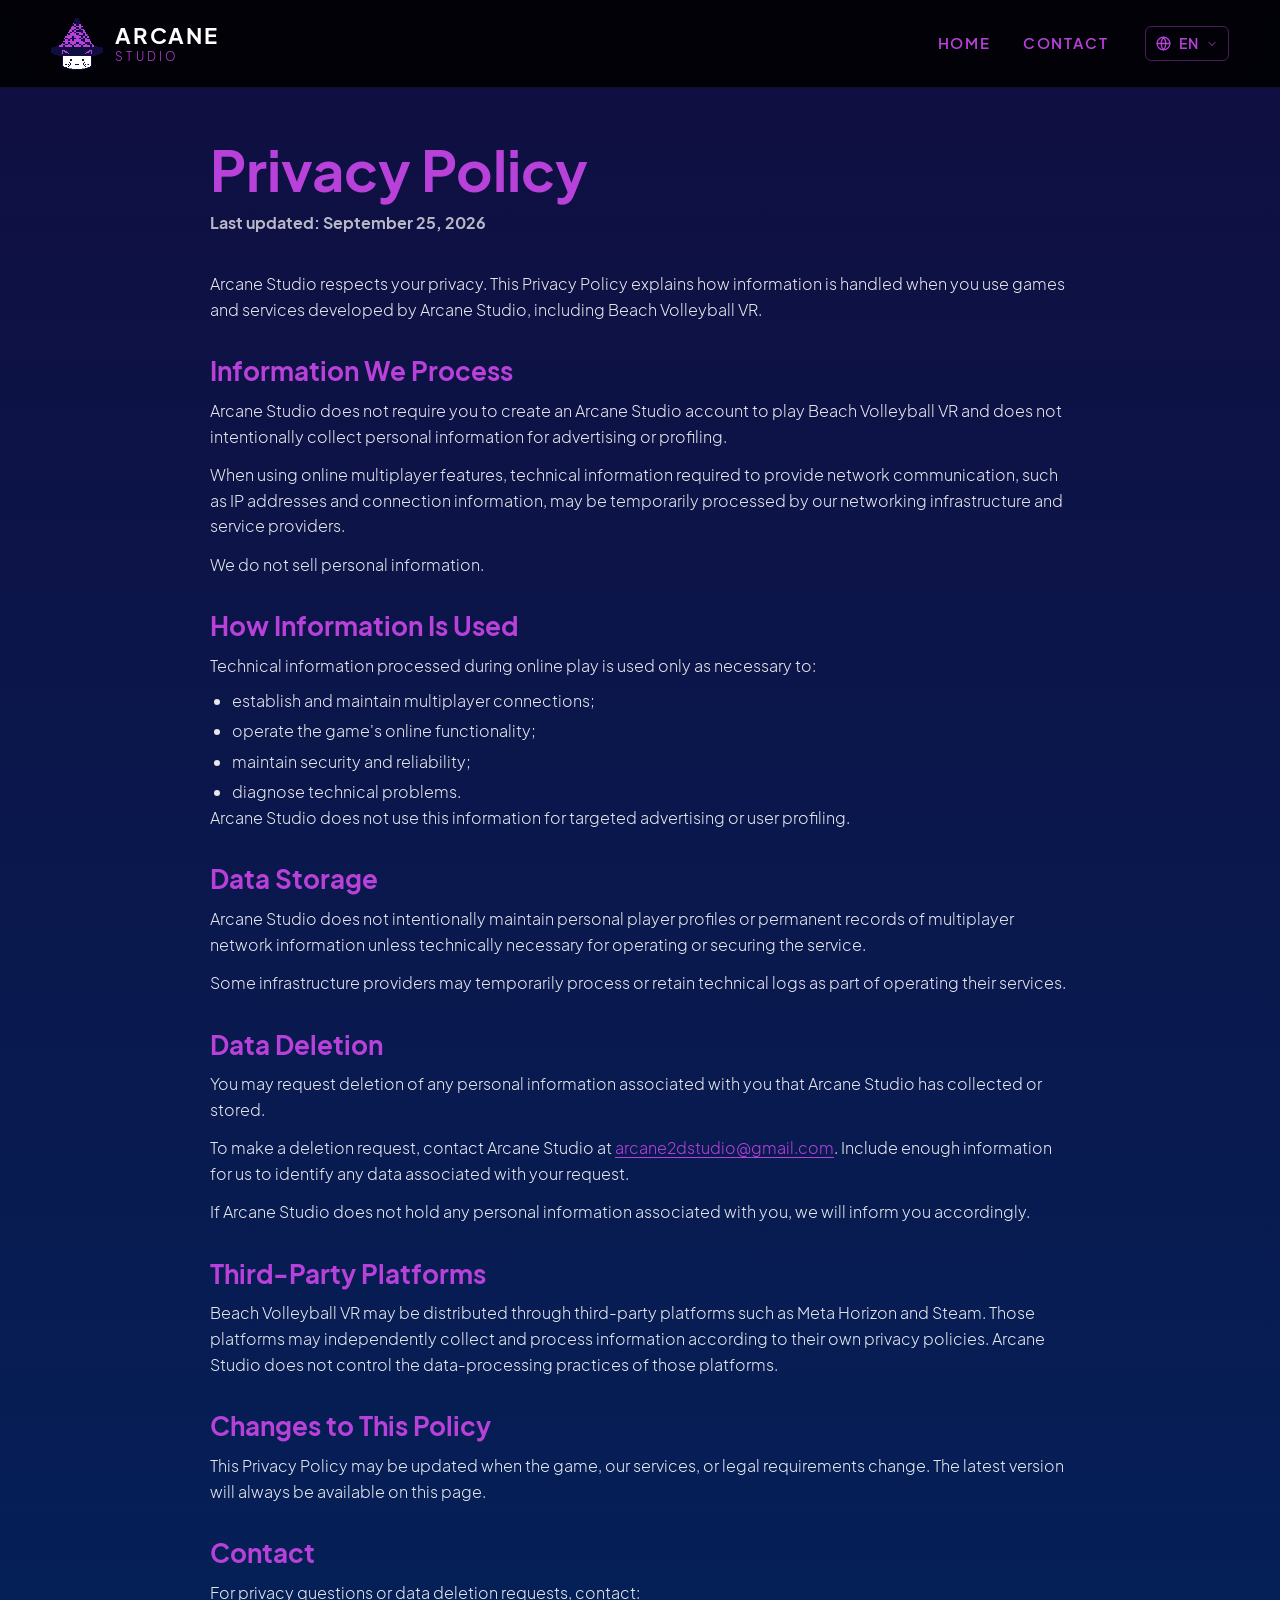
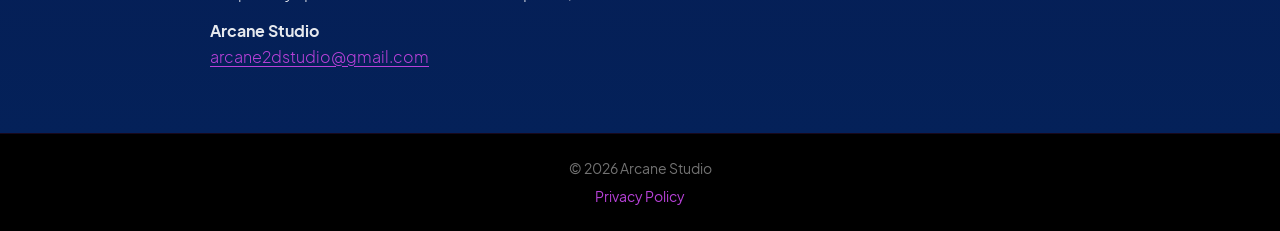
<file: privacypolice/index.html>
﻿<!DOCTYPE html>
<html lang="en">
  <head>
    <meta charset="UTF-8" />
    <meta name="viewport" content="width=device-width, initial-scale=1.0" />
    <meta name="description" data-i18n-content="meta_description" content="Arcane Studio Privacy Policy for games and services, including Beach Volleyball VR." />
    <title data-i18n="page_title">Privacy Policy | Arcane Studio</title>
    <link rel="canonical" href="https://arcanestudio.dev.br/privacypolice/" />
    <link rel="icon" type="image/png" href="/assets/logos/symbol-official.png" />
    <link rel="stylesheet" href="/css/styles.css" />
  </head>
  <body>
    <header class="site-header">
      <a class="logo" href="/" data-i18n-aria="logo_home" aria-label="Arcane Studio home">
        <img src="/assets/logos/symbol-official.png" alt="" width="52" height="52" />
        <span class="logo-text">
          <span class="brand">ARCANE</span>
          <span class="studio">STUDIO</span>
        </span>
      </a>
      <nav class="nav" data-i18n-aria="nav_primary" aria-label="Primary navigation">
        <a href="/" data-i18n="nav_home">HOME</a>
        <a href="mailto:arcane2dstudio@gmail.com" data-i18n="nav_contact">CONTACT</a>
        <div class="lang-menu">
          <button type="button" class="lang-toggle" aria-expanded="false" aria-controls="lang-list">
            <svg class="lang-globe" viewBox="0 0 24 24" width="17" height="17" aria-hidden="true"><circle cx="12" cy="12" r="9" /><path d="M3 12h18M12 3a14 14 0 0 1 0 18M12 3a14 14 0 0 0 0 18" /></svg>
            <span class="visually-hidden" data-i18n="lang_switch">Language</span>
            <span class="lang-current">EN</span>
            <svg class="lang-chevron" viewBox="0 0 24 24" width="12" height="12" aria-hidden="true"><path d="m6 9 6 6 6-6" /></svg>
          </button>
          <ul class="lang-list" id="lang-list" hidden></ul>
        </div>
      </nav>
    </header>

    <main class="privacy-page">
      <article class="privacy-content">
        <h1 data-i18n="title">Privacy Policy</h1>
        <p class="last-updated"><strong data-i18n="last_updated">Last updated: September 25, 2026</strong></p>

        <p data-i18n="intro">Arcane Studio respects your privacy. This Privacy Policy explains how information is handled when you use games and services developed by Arcane Studio, including Beach Volleyball VR.</p>

        <section>
          <h2 data-i18n="processed_title">Information We Process</h2>
          <p data-i18n="processed_account">Arcane Studio does not require you to create an Arcane Studio account to play Beach Volleyball VR and does not intentionally collect personal information for advertising or profiling.</p>
          <p data-i18n="processed_network">When using online multiplayer features, technical information required to provide network communication, such as IP addresses and connection information, may be temporarily processed by our networking infrastructure and service providers.</p>
          <p data-i18n="processed_sell">We do not sell personal information.</p>
        </section>

        <section>
          <h2 data-i18n="usage_title">How Information Is Used</h2>
          <p data-i18n="usage_intro">Technical information processed during online play is used only as necessary to:</p>
          <ul>
            <li data-i18n="usage_connect">establish and maintain multiplayer connections;</li>
            <li data-i18n="usage_operate">operate the game's online functionality;</li>
            <li data-i18n="usage_security">maintain security and reliability;</li>
            <li data-i18n="usage_diagnose">diagnose technical problems.</li>
          </ul>
          <p data-i18n="usage_no_ads">Arcane Studio does not use this information for targeted advertising or user profiling.</p>
        </section>

        <section>
          <h2 data-i18n="storage_title">Data Storage</h2>
          <p data-i18n="storage_profiles">Arcane Studio does not intentionally maintain personal player profiles or permanent records of multiplayer network information unless technically necessary for operating or securing the service.</p>
          <p data-i18n="storage_providers">Some infrastructure providers may temporarily process or retain technical logs as part of operating their services.</p>
        </section>

        <section>
          <h2 data-i18n="deletion_title">Data Deletion</h2>
          <p data-i18n="deletion_right">You may request deletion of any personal information associated with you that Arcane Studio has collected or stored.</p>
          <p><span data-i18n="deletion_request_before">To make a deletion request, contact Arcane Studio at </span><a href="mailto:arcane2dstudio@gmail.com">arcane2dstudio@gmail.com</a><span data-i18n="deletion_request_after">. Include enough information for us to identify any data associated with your request.</span></p>
          <p data-i18n="deletion_none">If Arcane Studio does not hold any personal information associated with you, we will inform you accordingly.</p>
        </section>

        <section>
          <h2 data-i18n="platforms_title">Third-Party Platforms</h2>
          <p data-i18n="platforms_body">Beach Volleyball VR may be distributed through third-party platforms such as Meta Horizon and Steam. Those platforms may independently collect and process information according to their own privacy policies. Arcane Studio does not control the data-processing practices of those platforms.</p>
        </section>

        <section>
          <h2 data-i18n="changes_title">Changes to This Policy</h2>
          <p data-i18n="changes_body">This Privacy Policy may be updated when the game, our services, or legal requirements change. The latest version will always be available on this page.</p>
        </section>

        <section>
          <h2 data-i18n="contact_title">Contact</h2>
          <p data-i18n="contact_body">For privacy questions or data deletion requests, contact:</p>
          <p><strong>Arcane Studio</strong><br /><a href="mailto:arcane2dstudio@gmail.com">arcane2dstudio@gmail.com</a></p>
        </section>
      </article>
    </main>

    <footer class="site-footer">
      <p>&copy; <span id="year"></span> Arcane Studio</p>
      <a class="privacy-link" href="/privacypolice" data-i18n="title">Privacy Policy</a>
    </footer>
    <script type="module" src="/js/privacy.js"></script>
  </body>
</html>
</file>
<file: css/styles.css>
@font-face {
  font-family: "Pitagon Sans";
  src: url("../assets/fonts/PitagonSansText-Light.ttf") format("truetype");
  font-weight: 300;
  font-style: normal;
  font-display: swap;
}

@font-face {
  font-family: "Pitagon Sans";
  src: url("../assets/fonts/PitagonSansText-Regular.ttf") format("truetype");
  font-weight: 400;
  font-style: normal;
  font-display: swap;
}

@font-face {
  font-family: "Pitagon Sans";
  src: url("../assets/fonts/PitagonSansText-Medium.ttf") format("truetype");
  font-weight: 500;
  font-style: normal;
  font-display: swap;
}

@font-face {
  font-family: "Pitagon Sans";
  src: url("../assets/fonts/PitagonSansText-SemiBold.ttf") format("truetype");
  font-weight: 600;
  font-style: normal;
  font-display: swap;
}

@font-face {
  font-family: "Pitagon Sans";
  src: url("../assets/fonts/PitagonSansText-Bold.ttf") format("truetype");
  font-weight: 700;
  font-style: normal;
  font-display: swap;
}

:root {
  --steel-pink: #b841d9;
  --penn-blue: #042159;
  --midnight-blue: #1c1972;
  --russian-violet: #100e40;
  --jet: #393939;
  --white: #ffffff;
  --black: #000000;
  --header-h: 5.5rem;
}

*,
*::before,
*::after {
  box-sizing: border-box;
  margin: 0;
  padding: 0;
}

html {
  scroll-behavior: smooth;
}

#about,
#contact {
  scroll-margin-top: calc(var(--header-h) + 1rem);
}

body {
  font-family: "Pitagon Sans", "Segoe UI", sans-serif;
  background: var(--black);
  color: var(--white);
  line-height: 1.6;
  overflow-x: hidden;
}

img {
  display: block;
  max-width: 100%;
  height: auto;
}

a {
  color: inherit;
  text-decoration: none;
}

button,
input,
textarea {
  font: inherit;
  color: inherit;
  border: none;
  outline: none;
  background: none;
}

.site-header {
  position: fixed;
  inset: 0 0 auto;
  z-index: 100;
  display: flex;
  align-items: center;
  justify-content: space-between;
  padding: 1rem 4vw;
  height: var(--header-h);
  background: rgba(0, 0, 0, 0.88);
  backdrop-filter: blur(8px);
  border-bottom: 1px solid rgba(184, 65, 217, 0.15);
}

.logo {
  display: inline-flex;
  align-items: center;
  gap: 0.75rem;
}

.logo img {
  width: 3.25rem;
  height: 3.25rem;
  image-rendering: pixelated;
}

.logo-text {
  display: flex;
  flex-direction: column;
  line-height: 1;
}

.logo-text .brand {
  font-family: "Pitagon Sans", sans-serif;
  font-size: 1.35rem;
  font-weight: 700;
  letter-spacing: 0.08em;
  color: var(--white);
}

.logo-text .studio {
  font-size: 0.72rem;
  font-weight: 300;
  letter-spacing: 0.28em;
  color: var(--steel-pink);
  margin-top: 0.25rem;
}

.nav {
  display: flex;
  align-items: center;
  gap: 2rem;
}

.nav a {
  color: var(--steel-pink);
  font-weight: 600;
  font-size: 0.95rem;
  letter-spacing: 0.12em;
  transition: color 0.25s ease, text-shadow 0.25s ease;
}

.nav a:hover {
  color: var(--white);
  text-shadow: 0 0 18px rgba(184, 65, 217, 0.55);
}

.lang-menu {
  position: relative;
  display: inline-flex;
  margin-left: 0.25rem;
}

.lang-toggle {
  display: inline-flex;
  align-items: center;
  gap: 0.4rem;
  padding: 0.35rem 0.6rem;
  border: 1px solid rgba(184, 65, 217, 0.4);
  border-radius: 6px;
  color: var(--steel-pink);
  font-weight: 600;
  font-size: 0.85rem;
  letter-spacing: 0.12em;
  white-space: nowrap;
  cursor: pointer;
  transition: color 0.25s ease, border-color 0.25s ease, box-shadow 0.25s ease;
}

.lang-toggle:hover,
.lang-toggle[aria-expanded="true"] {
  color: var(--white);
  border-color: var(--steel-pink);
  box-shadow: 0 0 18px rgba(184, 65, 217, 0.35);
}

.lang-toggle:focus-visible,
.lang-option:focus-visible {
  outline: 2px solid var(--steel-pink);
  outline-offset: 2px;
}

.lang-toggle svg {
  flex: none;
  fill: none;
  stroke: currentColor;
  stroke-width: 1.8;
  stroke-linecap: round;
  stroke-linejoin: round;
}

.lang-toggle[aria-expanded="true"] .lang-chevron {
  transform: rotate(180deg);
}

.lang-list {
  position: absolute;
  top: calc(100% + 0.5rem);
  right: 0;
  z-index: 110;
  min-width: 10.5rem;
  padding: 0.35rem;
  list-style: none;
  background: var(--russian-violet);
  border: 1px solid rgba(184, 65, 217, 0.45);
  border-radius: 8px;
  box-shadow: 0 12px 32px rgba(0, 0, 0, 0.55), 0 0 24px rgba(184, 65, 217, 0.18);
}

.lang-list[hidden] {
  display: none;
}

.lang-option {
  display: flex;
  align-items: center;
  justify-content: space-between;
  gap: 1rem;
  width: 100%;
  padding: 0.55rem 0.75rem;
  border-radius: 5px;
  color: rgba(255, 255, 255, 0.82);
  font-size: 0.92rem;
  text-align: left;
  cursor: pointer;
  transition: background 0.2s ease, color 0.2s ease;
}

.lang-option:hover,
.lang-option:focus-visible {
  background: rgba(184, 65, 217, 0.18);
  color: var(--white);
}

.lang-option.is-active {
  color: var(--steel-pink);
  font-weight: 600;
}

.lang-option.is-active::after {
  content: "✓";
}

.visually-hidden {
  position: absolute;
  width: 1px;
  height: 1px;
  padding: 0;
  margin: -1px;
  overflow: hidden;
  clip: rect(0, 0, 0, 0);
  white-space: nowrap;
  border: 0;
}

/* Pitagon Sans has no CJK glyphs, so Japanese and Chinese fall back to system fonts. */
:lang(ja) {
  font-family: "Pitagon Sans", "Hiragino Sans", "Hiragino Kaku Gothic ProN", "Yu Gothic", "Meiryo", "Noto Sans JP", sans-serif;
}

:lang(zh) {
  font-family: "Pitagon Sans", "PingFang SC", "Microsoft YaHei", "Noto Sans SC", "Noto Sans CJK SC", sans-serif;
}

/* Keep Japanese headings from breaking inside words where the browser supports phrase detection. */
:lang(ja) :is(h1, h2, h3, .hero-tagline) {
  word-break: auto-phrase;
}

html:is(:lang(ja), :lang(zh)) :is(.nav a, main :is(h1, h2, h3, p, span, summary, a, button), .site-footer :is(p, a)) {
  letter-spacing: 0.02em;
}

.hero {
  min-height: 100vh;
  display: grid;
  place-items: center;
  padding: calc(var(--header-h) + 2rem) 1.5rem 4rem;
  background-color: var(--black);
  background-image: url("../assets/patterns/pattern-cat-purple.png");
  background-size: 420px auto;
  background-repeat: repeat;
  position: relative;
}

.work-in-progress {
  min-height: 100vh;
  display: grid;
  place-items: center;
  padding: calc(var(--header-h) + 2rem) 1.5rem 4rem;
  background-color: var(--black);
  background-image: url("../assets/patterns/pattern-cat-purple.png");
  background-size: 420px auto;
  position: relative;
  isolation: isolate;
}

.work-in-progress::before {
  content: "";
  position: absolute;
  inset: 0;
  z-index: -1;
  background: radial-gradient(ellipse at center, rgba(0, 0, 0, 0.35) 0%, rgba(0, 0, 0, 0.82) 75%);
}

.work-in-progress .hero-title {
  text-align: center;
}

.hero::before {
  content: "";
  position: absolute;
  inset: 0;
  background: radial-gradient(ellipse at center, rgba(0, 0, 0, 0.35) 0%, rgba(0, 0, 0, 0.82) 75%);
  pointer-events: none;
}

.hero-content {
  position: relative;
  z-index: 1;
  text-align: center;
  max-width: min(900px, 92vw);
}

.hero-title {
  font-family: "Pitagon Sans", sans-serif;
  font-size: clamp(2.2rem, 5.2vw, 4rem);
  font-weight: 700;
  line-height: 1.2;
  color: var(--steel-pink);
  letter-spacing: 0.01em;
  animation: heroIn 1.1s ease both;
}

@keyframes heroIn {
  from {
    opacity: 0;
    transform: translateY(28px) scale(0.98);
  }
  to {
    opacity: 1;
    transform: translateY(0) scale(1);
  }
}

.about {
  display: grid;
  grid-template-columns: minmax(0, 1fr) minmax(0, 1.15fr);
  gap: clamp(2rem, 5vw, 5rem);
  align-items: center;
  padding: clamp(4rem, 8vw, 7rem) 8vw;
  background: linear-gradient(180deg, var(--russian-violet) 0%, var(--penn-blue) 100%);
}

.about-visual {
  display: flex;
  justify-content: center;
}

.about-visual img {
  width: min(100%, 340px);
  image-rendering: pixelated;
  filter: drop-shadow(0 20px 40px rgba(184, 65, 217, 0.25));
  animation: floaty 5s ease-in-out infinite;
}

@keyframes floaty {
  0%,
  100% {
    transform: translateY(0);
  }
  50% {
    transform: translateY(-12px);
  }
}

.about-label {
  color: var(--steel-pink);
  font-weight: 700;
  letter-spacing: 0.2em;
  font-size: 0.95rem;
  margin-bottom: 0.75rem;
}

.about-title {
  color: var(--steel-pink);
  font-size: clamp(1.6rem, 3vw, 2.35rem);
  font-weight: 700;
  line-height: 1.25;
  margin-bottom: 1.25rem;
  max-width: 16ch;
}

.about-body {
  color: var(--white);
  font-size: clamp(1rem, 1.4vw, 1.15rem);
  font-weight: 300;
  max-width: 42ch;
}

.engine {
  padding: 3.5rem 8vw 0;
  background: var(--black);
}

.engine-row {
  display: flex;
  align-items: center;
  justify-content: space-between;
  gap: 1.5rem;
  flex-wrap: wrap;
  margin-bottom: 2.5rem;
}

.engine-title {
  color: var(--steel-pink);
  font-size: clamp(1.4rem, 2.5vw, 2rem);
  font-weight: 700;
}

.btn {
  display: inline-flex;
  align-items: center;
  justify-content: center;
  gap: 0.65rem;
  border-radius: 999px;
  padding: 0.85rem 1.6rem;
  font-weight: 600;
  letter-spacing: 0.04em;
  transition: transform 0.2s ease, box-shadow 0.2s ease, background 0.2s ease;
  cursor: pointer;
}

.btn:hover {
  transform: translateY(-2px);
}

.btn-engine {
  background: var(--midnight-blue);
  color: var(--white);
  box-shadow: 0 0 0 1px rgba(184, 65, 217, 0.35);
}

.btn-engine:hover {
  background: var(--steel-pink);
  box-shadow: 0 10px 30px rgba(184, 65, 217, 0.35);
}

.btn-engine img {
  width: 1.25rem;
  height: 1.25rem;
}

.engine-band {
  height: clamp(4.5rem, 10vw, 7rem);
  background-image: url("../assets/patterns/mesh-pixel.png");
  background-size: auto 100%;
  background-repeat: repeat-x;
  background-position: center;
  opacity: 0.85;
  border-top: 1px solid rgba(184, 65, 217, 0.2);
  border-bottom: 1px solid rgba(184, 65, 217, 0.2);
}

.features {
  padding: clamp(4rem, 8vw, 6.5rem) 8vw;
  background: var(--russian-violet);
  text-align: center;
}

.features-intro {
  color: var(--steel-pink);
  font-size: clamp(1.25rem, 2.4vw, 1.85rem);
  font-weight: 600;
  max-width: 24ch;
  margin: 0 auto 3.5rem;
  line-height: 1.35;
}

.features-grid {
  display: grid;
  grid-template-columns: repeat(3, minmax(0, 1fr));
  gap: clamp(2rem, 5vw, 4rem);
  max-width: 1000px;
  margin: 0 auto;
}

.feature {
  display: flex;
  flex-direction: column;
  align-items: center;
  gap: 1.25rem;
}

.feature img {
  width: 4.5rem;
  height: 4.5rem;
  object-fit: contain;
  image-rendering: pixelated;
  transition: transform 0.35s ease;
}

.feature:hover img {
  transform: scale(1.08) rotate(-3deg);
}

.feature p {
  color: var(--white);
  font-size: 1rem;
  font-weight: 400;
  max-width: 16ch;
  line-height: 1.4;
}

.contact {
  padding: clamp(4rem, 8vw, 6rem) 8vw;
  background: linear-gradient(180deg, var(--penn-blue) 0%, var(--russian-violet) 100%);
}

.contact-heading {
  font-size: clamp(2rem, 4vw, 3rem);
  font-weight: 700;
  letter-spacing: 0.08em;
  margin-bottom: 2rem;
  color: var(--white);
}

.contact-list {
  list-style: none;
  display: flex;
  flex-direction: column;
  gap: 1.1rem;
}

.contact-list a {
  display: inline-flex;
  align-items: center;
  gap: 0.9rem;
  color: var(--white);
  font-size: clamp(1rem, 1.5vw, 1.15rem);
  transition: color 0.2s ease;
}

.contact-list a:hover {
  color: var(--steel-pink);
}

.contact-list img {
  width: 1.6rem;
  height: 1.6rem;
  object-fit: contain;
  flex-shrink: 0;
}

.message {
  position: relative;
  padding: clamp(4rem, 8vw, 6.5rem) 8vw;
  background-color: var(--black);
  background-image: url("../assets/patterns/pattern-cat-blue.png");
  background-size: 480px auto;
  background-repeat: repeat;
  overflow: hidden;
}

.message::before {
  content: "";
  position: absolute;
  inset: 0;
  background: rgba(0, 0, 0, 0.72);
}

.message-mascot {
  position: absolute;
  width: clamp(7rem, 16vw, 12rem);
  opacity: 0.22;
  image-rendering: pixelated;
  pointer-events: none;
  z-index: 0;
}

.message-mascot.tl {
  top: 1.5rem;
  left: 1.5rem;
}

.message-mascot.tr {
  top: 1.5rem;
  right: 1.5rem;
  transform: scaleX(-1);
}

.message-mascot.bl {
  bottom: 1.5rem;
  left: 1.5rem;
}

.message-mascot.br {
  bottom: 1.5rem;
  right: 1.5rem;
  transform: scaleX(-1);
}

.message-inner {
  position: relative;
  z-index: 1;
  max-width: 520px;
  margin: 0 auto;
}

.message-title {
  text-align: center;
  font-size: clamp(1.5rem, 3vw, 2.1rem);
  font-weight: 700;
  letter-spacing: 0.14em;
  margin-bottom: 2rem;
}

.form {
  display: flex;
  flex-direction: column;
  gap: 1rem;
}

.form input,
.form textarea {
  width: 100%;
  background: var(--penn-blue);
  border: 1px solid rgba(184, 65, 217, 0.25);
  border-radius: 4px;
  padding: 0.95rem 1.1rem;
  color: var(--white);
  transition: border-color 0.2s ease, box-shadow 0.2s ease;
}

.form input::placeholder,
.form textarea::placeholder {
  color: rgba(255, 255, 255, 0.55);
}

.form input:focus,
.form textarea:focus {
  border-color: var(--steel-pink);
  box-shadow: 0 0 0 3px rgba(184, 65, 217, 0.2);
}

.form textarea {
  min-height: 140px;
  resize: vertical;
}

.btn-send {
  align-self: center;
  margin-top: 0.75rem;
  min-width: 10rem;
  background: var(--steel-pink);
  color: var(--white);
  box-shadow: 0 8px 28px rgba(184, 65, 217, 0.35);
}

.btn-send:hover {
  background: #c85ee6;
  box-shadow: 0 12px 36px rgba(184, 65, 217, 0.5);
}

.form-status {
  text-align: center;
  min-height: 1.5rem;
  font-size: 0.95rem;
  color: var(--steel-pink);
  opacity: 0;
  transition: opacity 0.3s ease;
}

.form-status.is-visible {
  opacity: 1;
}

.site-footer {
  padding: 1.5rem 8vw;
  text-align: center;
  background: var(--black);
  color: rgba(255, 255, 255, 0.45);
  font-size: 0.85rem;
  border-top: 1px solid rgba(184, 65, 217, 0.12);
}

.site-footer .privacy-link {
  display: inline-block;
  margin-top: 0.35rem;
  color: var(--steel-pink);
  transition: color 0.2s ease;
}

.site-footer .privacy-link:hover {
  color: var(--white);
}

.privacy-page {
  min-height: 100vh;
  padding: calc(var(--header-h) + 3rem) 8vw 4rem;
  background: linear-gradient(180deg, var(--russian-violet) 0%, var(--penn-blue) 100%);
}

.privacy-content {
  max-width: 860px;
  margin: 0 auto;
}

.privacy-content h1 {
  color: var(--steel-pink);
  font-size: clamp(2.2rem, 5vw, 3.5rem);
  line-height: 1.2;
  margin-bottom: 0.4rem;
}

.privacy-content .last-updated {
  color: rgba(255, 255, 255, 0.7);
  margin-bottom: 2.25rem;
}

.privacy-content section {
  margin-top: 2rem;
}

.privacy-content h2 {
  color: var(--steel-pink);
  font-size: clamp(1.25rem, 2.5vw, 1.6rem);
  line-height: 1.3;
  margin-bottom: 0.65rem;
}

.privacy-content p,
.privacy-content li {
  color: rgba(255, 255, 255, 0.9);
  font-size: 1rem;
  font-weight: 300;
}

.privacy-content p + p {
  margin-top: 0.8rem;
}

.privacy-content ul {
  padding-left: 1.4rem;
  margin-top: 0.6rem;
}

.privacy-content li + li {
  margin-top: 0.3rem;
}

.privacy-content a {
  color: var(--steel-pink);
  text-decoration: underline;
  text-underline-offset: 0.2em;
}

.privacy-content a:hover {
  color: var(--white);
}

.reveal {
  opacity: 0;
  transform: translateY(24px);
  transition: opacity 0.7s ease, transform 0.7s ease;
}

.reveal.is-visible {
  opacity: 1;
  transform: translateY(0);
}

@media (max-width: 860px) {
  .about {
    grid-template-columns: 1fr;
    text-align: center;
  }

  .about-title,
  .about-body {
    margin-left: auto;
    margin-right: auto;
  }

  .about-visual img {
    width: min(100%, 260px);
  }

  .features-grid {
    grid-template-columns: 1fr;
    gap: 2.5rem;
  }

  .engine-row {
    flex-direction: column;
    align-items: flex-start;
  }

  .message-mascot {
    opacity: 0.12;
  }
}

@media (max-width: 560px) {
  .site-header {
    padding: 0.85rem 5vw;
  }

  .logo img {
    width: 2.6rem;
    height: 2.6rem;
  }

  .logo-text .brand {
    font-size: 1.1rem;
  }

  .nav {
    gap: 1.1rem;
  }

  .nav a {
    font-size: 0.8rem;
  }

  .lang-toggle {
    gap: 0.3rem;
    padding: 0.3rem 0.45rem;
    font-size: 0.72rem;
    letter-spacing: 0.06em;
  }

  .lang-toggle .lang-globe {
    display: none;
  }

  .lang-menu {
    margin-left: 0;
  }

  .hero-content {
    max-width: min(900px, 92vw);
  }

  .message-mascot.tl,
  .message-mascot.tr {
    display: none;
  }
}
</file>
<file: css/beachvolleyballvr.css>
.beach-page{--ink:#09254b;--ocean:#0864c8;--sand:#fcf8ef;--sun:#ffd029;--muted:#53647a;background:var(--sand);color:var(--ink);line-height:1.65;overflow-x:clip}
.beach-page .site-header{background:#08080deF;backdrop-filter:blur(12px)}
.beach-page .nav{align-items:center}
.beach-page a:focus-visible,.beach-page button:focus-visible,.beach-page summary:focus-visible{outline:3px solid #0c76e8;outline-offset:6px;border-radius:3px}
.skip-link{position:fixed;top:-100px;left:1rem;z-index:200;background:var(--sun);padding:.6rem 1rem;color:var(--ink)}.skip-link:focus{top:1rem}
.beach-container{width:min(1280px,88%);margin-inline:auto}
.beach-section{padding:100px 0;scroll-margin-top:var(--header-h)}
.beach-page .hero-tagline,.beach-page h2,.beach-page h3{font-weight:700;line-height:1.08;letter-spacing:-.045em}
.beach-page h2{font-size:clamp(2.15rem,3.5vw,3.5rem)}
.beach-hero{position:relative;isolation:isolate;padding-top:var(--header-h);overflow:hidden;background:#9ad8f5}
.hero-scene{position:absolute;inset:var(--header-h) 0 0;z-index:-2;background:url('../assets/beachvolleyballvr/beach-hero.jpg') center bottom/cover no-repeat}
.hero-scene:after{content:"";position:absolute;inset:0;background:linear-gradient(90deg,rgba(231,247,250,.98),rgba(215,242,250,.88) 35%,rgba(183,226,248,.18) 62%,transparent)}
.hero-layout{display:grid;grid-template-columns:1fr 1.12fr;align-items:center;min-height:690px;padding-block:45px 95px;gap:0;position:relative}
.beach-hero-copy{position:relative;z-index:2}
.back-link{display:inline-flex;align-items:center;gap:.65rem;font-size:.68rem;letter-spacing:.14em;font-weight:600;color:#34546d;margin-bottom:45px}
.back-link:hover{color:var(--ocean)}
.release-tag{display:flex;align-items:center;gap:.5rem;width:fit-content;font-size:.68rem;letter-spacing:.12em;font-weight:700;padding:.4rem .75rem;border:1px solid #09254b30;border-radius:4px;margin-bottom:24px;background:#ffffff50}
.status-dot{width:7px;height:7px;border-radius:50%;background:var(--ocean)}
.beach-page .game-name{font-size:.8rem;font-weight:700;line-height:1.65;letter-spacing:.15em;margin-bottom:14px}
.beach-page .hero-tagline{font-size:clamp(3rem,5.1vw,5.1rem);max-width:12ch}
.hero-accent{color:var(--ocean)}
.hero-description{font-size:1.05rem;max-width:42ch;margin-top:25px;color:#2f4b63}
.hero-actions{display:flex;flex-direction:column;align-items:flex-start;gap:18px;margin-top:30px}
.store-actions{display:grid;grid-template-columns:repeat(2,minmax(0,1fr));gap:14px;width:100%;max-width:480px}
.store-button{display:flex;align-items:center;justify-content:space-between;gap:12px;min-width:0;min-height:80px;padding:16px 20px;border-radius:5px;background:var(--sun);color:var(--ink);box-shadow:0 4px 0 #cda12b;line-height:1.3;transition:transform .2s,box-shadow .2s}
.store-copy{display:flex;flex-direction:column;gap:5px;min-width:0}
.store-name{font-size:1rem;font-weight:700}
.store-label{font-size:.72rem;font-weight:500}
.store-button>span:last-child{flex-shrink:0;font-size:1rem}
.store-button:hover{transform:translateY(-3px);box-shadow:0 7px 0 #cda12b}
.footer-links{display:flex;gap:22px}.footer-links a:hover{color:white}
.text-link{display:inline-flex;gap:.75rem;align-items:center;font-size:.86rem;font-weight:600;padding-block:.5rem;line-height:1.4}
.text-link:hover{text-decoration:underline;text-underline-offset:5px}
.hero-art{position:relative;width:125%;margin-left:-8%;margin-top:32px;transform:rotate(-4deg)}
.hero-art>img{width:100%;filter:drop-shadow(0 25px 22px #123d6c24)}
.sand-edge{position:absolute;bottom:-1px;width:100%;height:55px;color:var(--sand);z-index:3}
.quick-facts{background:var(--sand);padding:25px 0 42px;border-bottom:1px solid #09254b15}
.facts-grid{display:grid;grid-template-columns:repeat(3,1fr)}
.facts-grid p{display:flex;flex-direction:column;align-items:center;justify-content:center;gap:5px;padding-inline:1rem;text-align:center}
.facts-grid p+p{border-left:1px solid #09254b25}
.facts-grid strong{font-size:clamp(1.25rem,2vw,1.85rem);letter-spacing:-.03em;line-height:1.3}
.facts-grid p>span{font-size:.65rem;font-weight:600;letter-spacing:.15em;color:var(--muted)}
.gameplay-grid{display:grid;grid-template-columns:1.12fr 1fr;gap:7%;align-items:center}
.gameplay-photo{position:relative;transform:rotate(-2deg);margin:0 0 25px}
.gameplay-photo>img{width:100%;aspect-ratio:4/3;object-fit:cover;border:7px solid #fff;border-radius:7px;box-shadow:0 12px 40px #09254b14}
.gameplay-photo figcaption{font-size:.65rem;font-weight:600;letter-spacing:.14em;display:flex;align-items:center;gap:7px;margin:13px 0 0 9px;color:var(--muted)}
.photo-dot{width:7px;height:7px;background:#db4f31;border-radius:50%}
.eyebrow{font-size:.68rem;font-weight:700;letter-spacing:.16em;color:var(--ocean);margin-bottom:18px}
.blue-text{color:var(--ocean)}
.section-copy>p:not(.eyebrow){color:var(--muted);margin-top:20px;font-size:.98rem;max-width:47ch}
.section-copy>.text-link{margin-top:19px}
.movement-strip{display:grid;grid-template-columns:repeat(5,1fr);margin-top:70px;padding-top:30px;border-top:1px solid #09254b22;gap:20px}
.movement-strip>span{display:flex;gap:13px;align-items:center;font-weight:600;font-size:1rem}
.movement-strip b{font-size:.7rem;color:var(--ocean);font-weight:500}
.play-section{background:#e8f3f7;position:relative}
.section-heading{display:flex;align-items:end;justify-content:space-between;gap:40px;margin-bottom:40px}
.section-heading>p{max-width:36ch;color:var(--muted);font-size:.95rem}
.mode-grid{display:grid;grid-template-columns:repeat(3,1fr);gap:22px}
.mode-card{padding:30px;display:flex;flex-direction:column;background:#fff;border-radius:8px;box-shadow:0 5px 0 #09254b0c;min-height:390px}
.mode-online{background:var(--ink);color:#fff}.mode-solo{background:#fff}.mode-training{background:#ffdc63}
.mode-top{display:flex;align-items:center;justify-content:space-between;margin-bottom:30px}
.mode-number{font-size:.8rem;opacity:.6}.mode-top svg{width:42px;height:42px;stroke:currentColor;stroke-width:1.8;stroke-linecap:round;stroke-linejoin:round}
.mode-kicker{font-size:.6rem;letter-spacing:.14em;font-weight:600;margin-bottom:12px;opacity:.7}
.beach-page h3{font-size:1.75rem;letter-spacing:-.035em}
.mode-card>p:not(.mode-kicker){font-size:.9rem;opacity:.83;margin-top:20px;margin-bottom:30px}
.mode-bottom{font-size:.59rem;letter-spacing:.1em;font-weight:700;margin-top:auto;padding-top:20px;border-top:1px solid currentColor}
.gallery-section{background:#fff}
.gallery-hint{color:var(--muted);font-size:.78rem}
.gallery-grid{display:grid;grid-template-columns:1.55fr 1fr;grid-template-rows:1fr 1fr;gap:20px}
.gallery-more{display:grid;grid-template-columns:repeat(2,minmax(0,1fr));gap:20px;margin-top:20px}
.gallery-more .gallery-item img{aspect-ratio:16/9}
.gallery-item{position:relative;overflow:hidden;cursor:zoom-in;border-radius:6px;min-width:0;display:flex;flex-direction:column;box-shadow:0 0 0 1px #09254b15;text-align:left;background:var(--ink)}
.gallery-item img{width:100%;aspect-ratio:2.1;object-fit:cover;transition:transform .4s}
.gallery-item:hover img{transform:scale(1.035)}
.gallery-featured{grid-row:span 2}.gallery-featured img{flex:1;aspect-ratio:auto;object-fit:cover;min-height:0}
.gallery-item>span{display:flex;justify-content:space-between;width:100%;font-weight:500;padding:13px 18px;font-size:.78rem;background:var(--ink);color:white;z-index:1}
.wishlist-section{padding:85px 0;background:var(--ink);color:#fff;overflow:hidden;position:relative}
.wishlist-section:before{content:"";position:absolute;inset:0;background:repeating-linear-gradient(0deg,transparent,transparent 69px,#ffffff07 70px),repeating-linear-gradient(90deg,transparent,transparent 69px,#ffffff07 70px);pointer-events:none}
.wishlist-layout{display:grid;grid-template-columns:1fr 1fr;gap:8%;align-items:center;position:relative}
.wishlist-art{transform:rotate(-5deg);border:6px solid #ffffff;border-radius:8px;box-shadow:12px 16px 0 #0c4f83;overflow:hidden}
.wishlist-art img{width:100%}
.wishlist-copy .eyebrow{color:var(--sun)}.wishlist-copy h2{max-width:14ch}
.wishlist-copy>p:not(.eyebrow){color:#c7d6e5;margin-top:22px;font-size:.95rem;max-width:44ch}
.wishlist-copy .store-actions{margin-top:25px}.wishlist-copy .platforms{font-size:.72rem!important;color:#fff!important;font-weight:600}
.wishlist-copy .play-styles{font-size:.73rem!important;margin-top:8px!important}
.questions-grid{display:grid;grid-template-columns:1fr 1.2fr;gap:10%}
.questions-grid .text-link{margin-top:20px}
.questions-list details{border-bottom:1px solid #09254b26}.questions-list details:first-child{border-top:1px solid #09254b26}
.questions-list summary{list-style:none;cursor:pointer;padding:20px 35px 20px 0;position:relative;font-size:.97rem;font-weight:600}
.questions-list summary::-webkit-details-marker{display:none}.questions-list summary:after{content:"+";position:absolute;right:5px;color:var(--ocean);font-weight:400;font-size:1.3rem;top:15px}
.questions-list details[open] summary:after{content:"−"}.questions-list details p{font-size:.92rem;color:var(--muted);padding:0 30px 20px 0}
.beach-footer{display:flex;align-items:center;justify-content:space-between;text-align:left;padding:30px 6%;font-size:.75rem;color:#9ba7bc}
.footer-brand{color:white;font-weight:700;letter-spacing:.12em;font-size:.9rem}.footer-brand span{color:var(--steel-pink);font-size:.65rem;letter-spacing:.18em;margin-left:4px}
.beach-footer>a:last-child:hover{color:white}
.image-dialog{border:0;background:var(--ink);color:white;padding:12px;border-radius:8px;max-width:min(1200px,94vw);max-height:92vh;margin:auto;overflow:auto;box-shadow:0 25px 100px #0008}
.image-dialog::backdrop{background:#041326e8;backdrop-filter:blur(8px)}
.image-dialog img{max-height:76vh;width:auto;object-fit:contain;margin:auto}
.dialog-close{position:sticky;top:0;display:block;margin:0 0 8px auto;width:40px;height:40px;background:#fff;color:var(--ink);font-size:1.8rem;border-radius:50%;line-height:1;cursor:pointer}
.dialog-caption{font-size:.85rem;padding:12px 8px 5px}.beach-page:has(.image-dialog[open]){overflow:hidden}
@media(min-width:1600px){.hero-layout{min-height:760px}.hero-art{width:135%;margin-left:-10%}}
@media(max-width:1050px){.hero-layout{min-height:640px;grid-template-columns:1fr 1fr}.hero-art{width:135%;margin-left:-10%}.hero-actions{gap:16px}.gameplay-grid{gap:6%}.mode-card{padding:24px}.beach-page h3{font-size:1.5rem}.movement-strip>span{gap:8px;font-size:.9rem}.beach-section{padding-block:80px}}
@media(max-width:760px){.beach-container{width:88%}.hero-layout{grid-template-columns:1fr;padding-top:28px;padding-bottom:70px;gap:5px}.back-link{margin-bottom:28px}.release-tag{margin-bottom:20px}.beach-page .hero-tagline{font-size:clamp(2.9rem,8vw,4.2rem);max-width:none}.hero-description{max-width:40ch}.hero-art{width:105%;max-width:600px;margin:8px auto 15px;transform:rotate(-3deg)}.hero-scene{background-position:62% bottom}.hero-scene:after{background:linear-gradient(180deg,#d9f1f9f5,#d9f1f9db 48%,#d9f1f933 75%,transparent)}.facts-grid strong{font-size:1.25rem}.facts-grid p>span{font-size:.54rem;letter-spacing:.08em}.quick-facts{padding-block:12px 30px}.beach-section{padding-block:64px}.gameplay-grid{grid-template-columns:1fr;gap:35px}.gameplay-photo{margin:0 12px 10px 0;max-width:600px}.gameplay-photo>img{aspect-ratio:16/10}.section-copy>p:not(.eyebrow){max-width:unset}.movement-strip{margin-top:40px;gap:18px 12px;grid-template-columns:repeat(3,1fr)}.movement-strip>span{font-size:.85rem}.section-heading{display:block;margin-bottom:30px}.section-heading>p{margin-top:22px;max-width:45ch}.mode-grid{grid-template-columns:1fr;gap:18px}.mode-card{min-height:0;padding:28px}.mode-top{margin-bottom:20px}.mode-card>p:not(.mode-kicker){margin-top:15px;max-width:60ch}.mode-bottom{padding-top:18px}.gallery-hint{display:block;margin-top:18px}.gallery-grid{grid-template-columns:1fr 1fr;grid-template-rows:auto auto;gap:14px}.gallery-more{gap:14px;margin-top:14px}.gallery-featured{grid-column:span 2;grid-row:auto}.gallery-featured img{aspect-ratio:16/9;width:100%}.gallery-item img{aspect-ratio:16/10}.gallery-item>span{font-size:.7rem;padding:12px}.wishlist-layout{grid-template-columns:1fr;gap:40px}.wishlist-section{padding-block:64px}.wishlist-art{max-width:500px;width:90%;margin:0 auto 12px}.wishlist-copy h2{max-width:17ch}.questions-grid{grid-template-columns:1fr;gap:28px}.beach-footer{flex-wrap:wrap;gap:18px}.image-dialog{padding:8px}.hero-art>img{filter:drop-shadow(0 15px 15px #123d6c24)}}
@media(max-width:430px){.gallery-more{grid-template-columns:1fr}.beach-page .site-header{padding-inline:4%}.beach-page .logo{gap:.4rem}.beach-page .logo img{width:2.1rem;height:2.1rem}.beach-page .logo-text .brand{font-size:.9rem}.beach-page .logo-text .studio{font-size:.57rem}.beach-page .nav{gap:.7rem}.beach-page .nav a{font-size:.62rem;letter-spacing:.07em}.beach-page .lang-toggle{font-size:.68rem}.store-actions{gap:12px}.store-button{padding:14px 12px;gap:8px}.store-label{font-size:.68rem}.beach-page .hero-tagline{font-size:2.55rem}.hero-art{width:112%;margin-left:-6%}.facts-grid p{padding-inline:8px}.facts-grid strong{font-size:1.05rem}.facts-grid p>span{font-size:.48rem}.movement-strip{grid-template-columns:repeat(2,1fr)}.beach-page h2{font-size:2.05rem}.beach-footer p{order:3;width:100%}.gallery-item>span{font-size:.64rem;gap:5px}}
@media(prefers-reduced-motion:reduce){html{scroll-behavior:auto}.beach-page *,.beach-page *:before,.beach-page *:after{animation:none!important;transition:none!important}}
</file>
